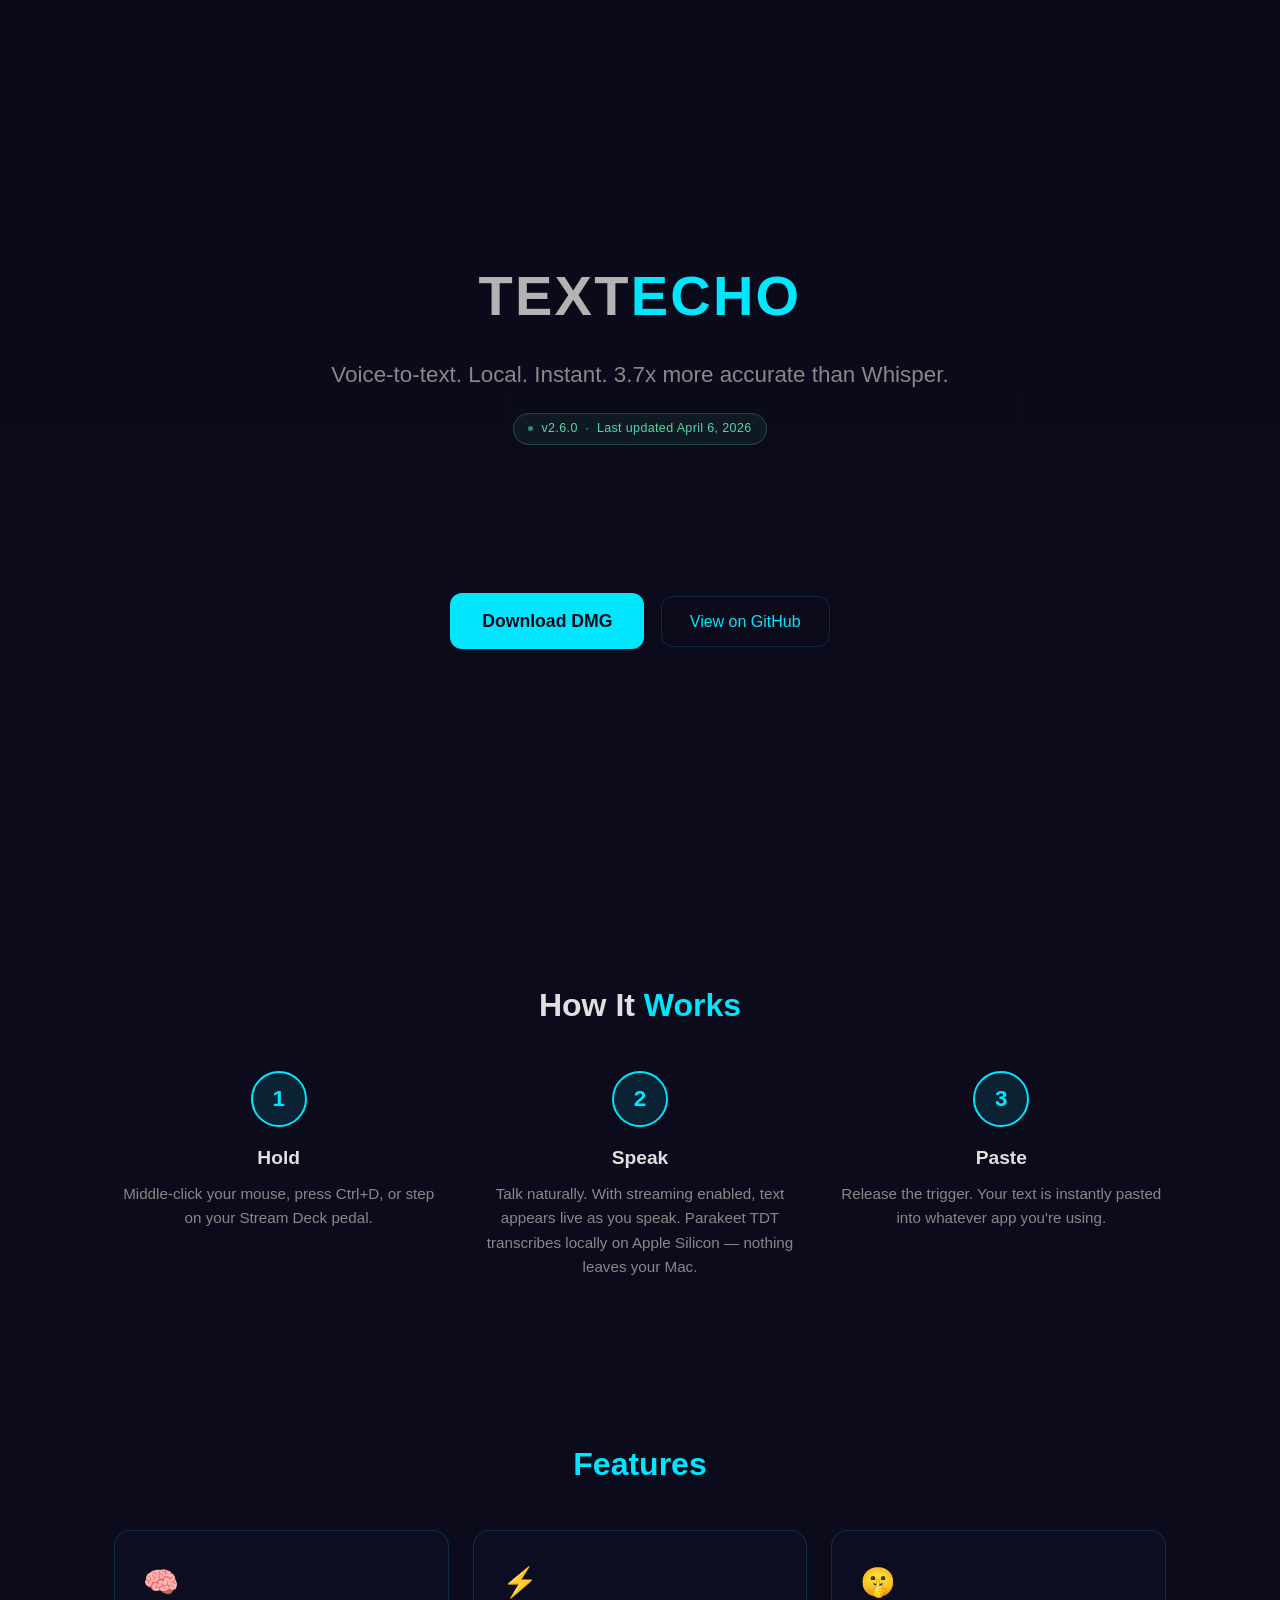
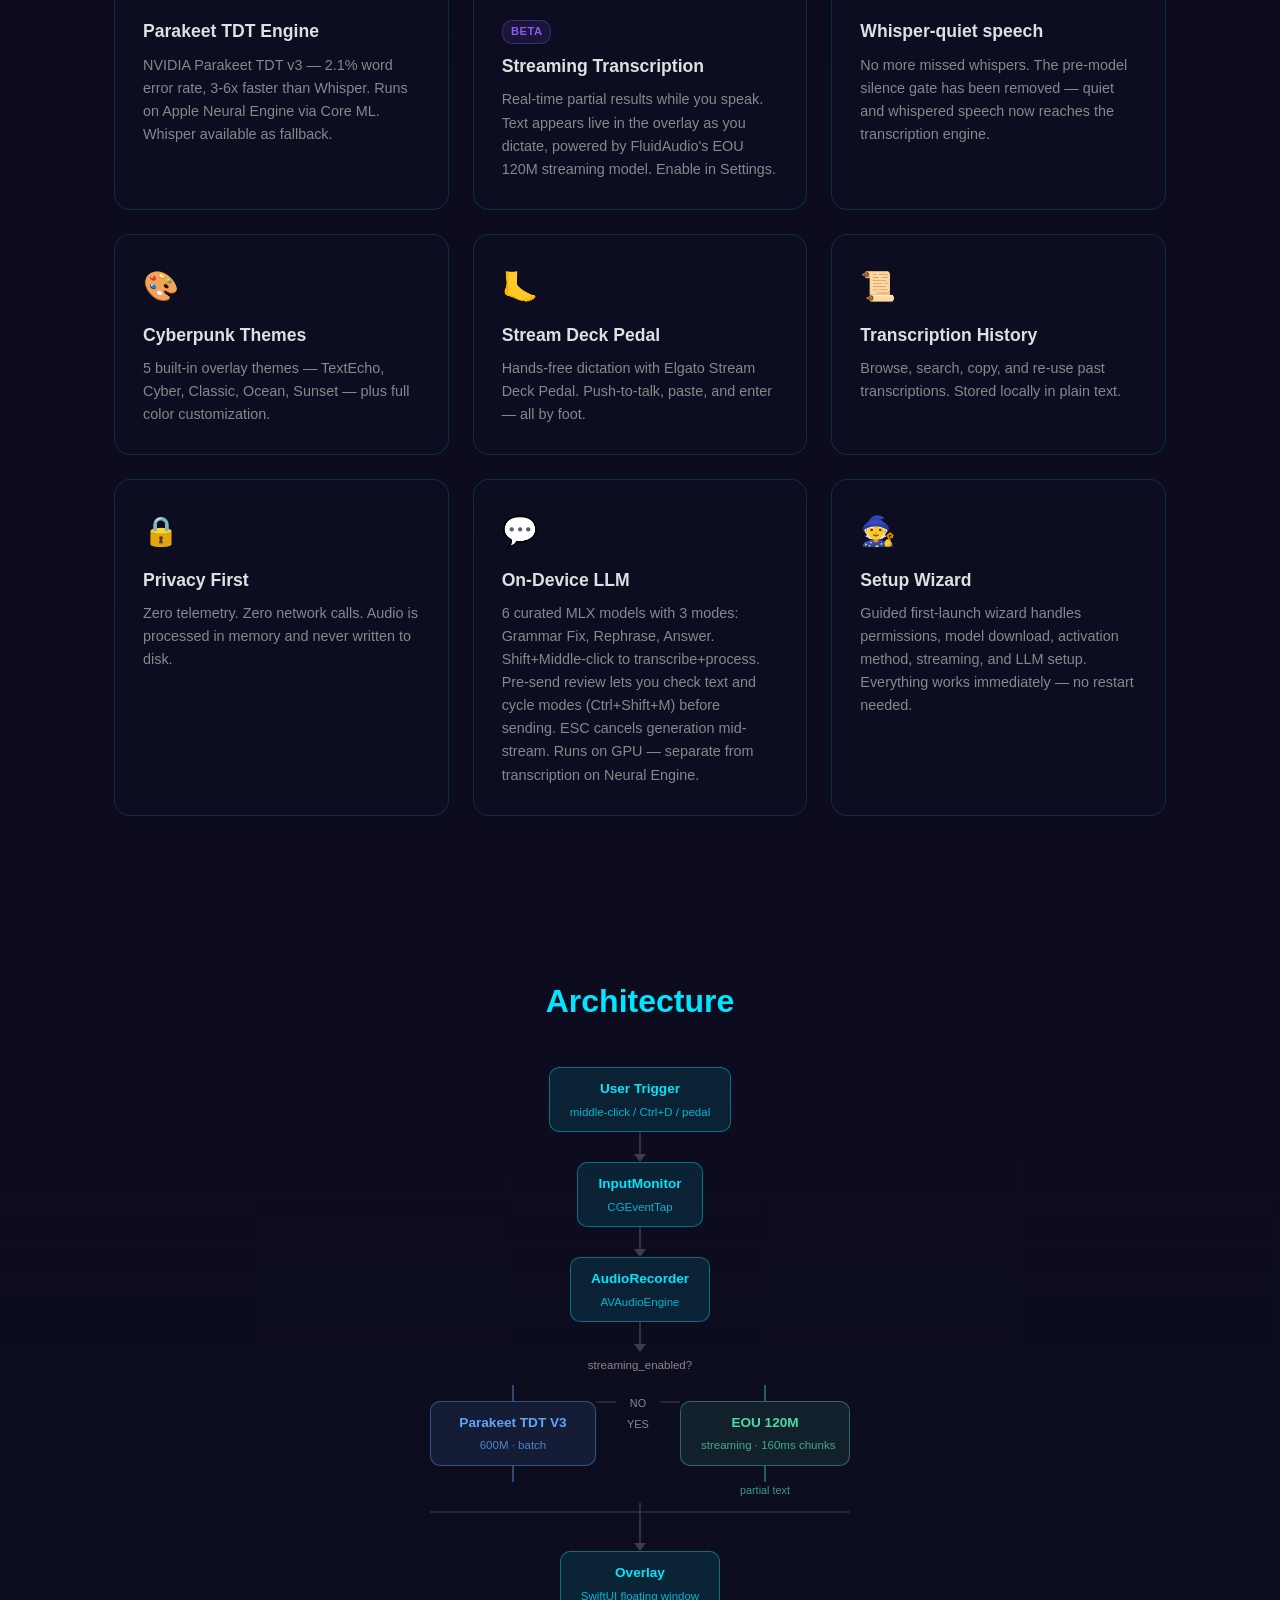
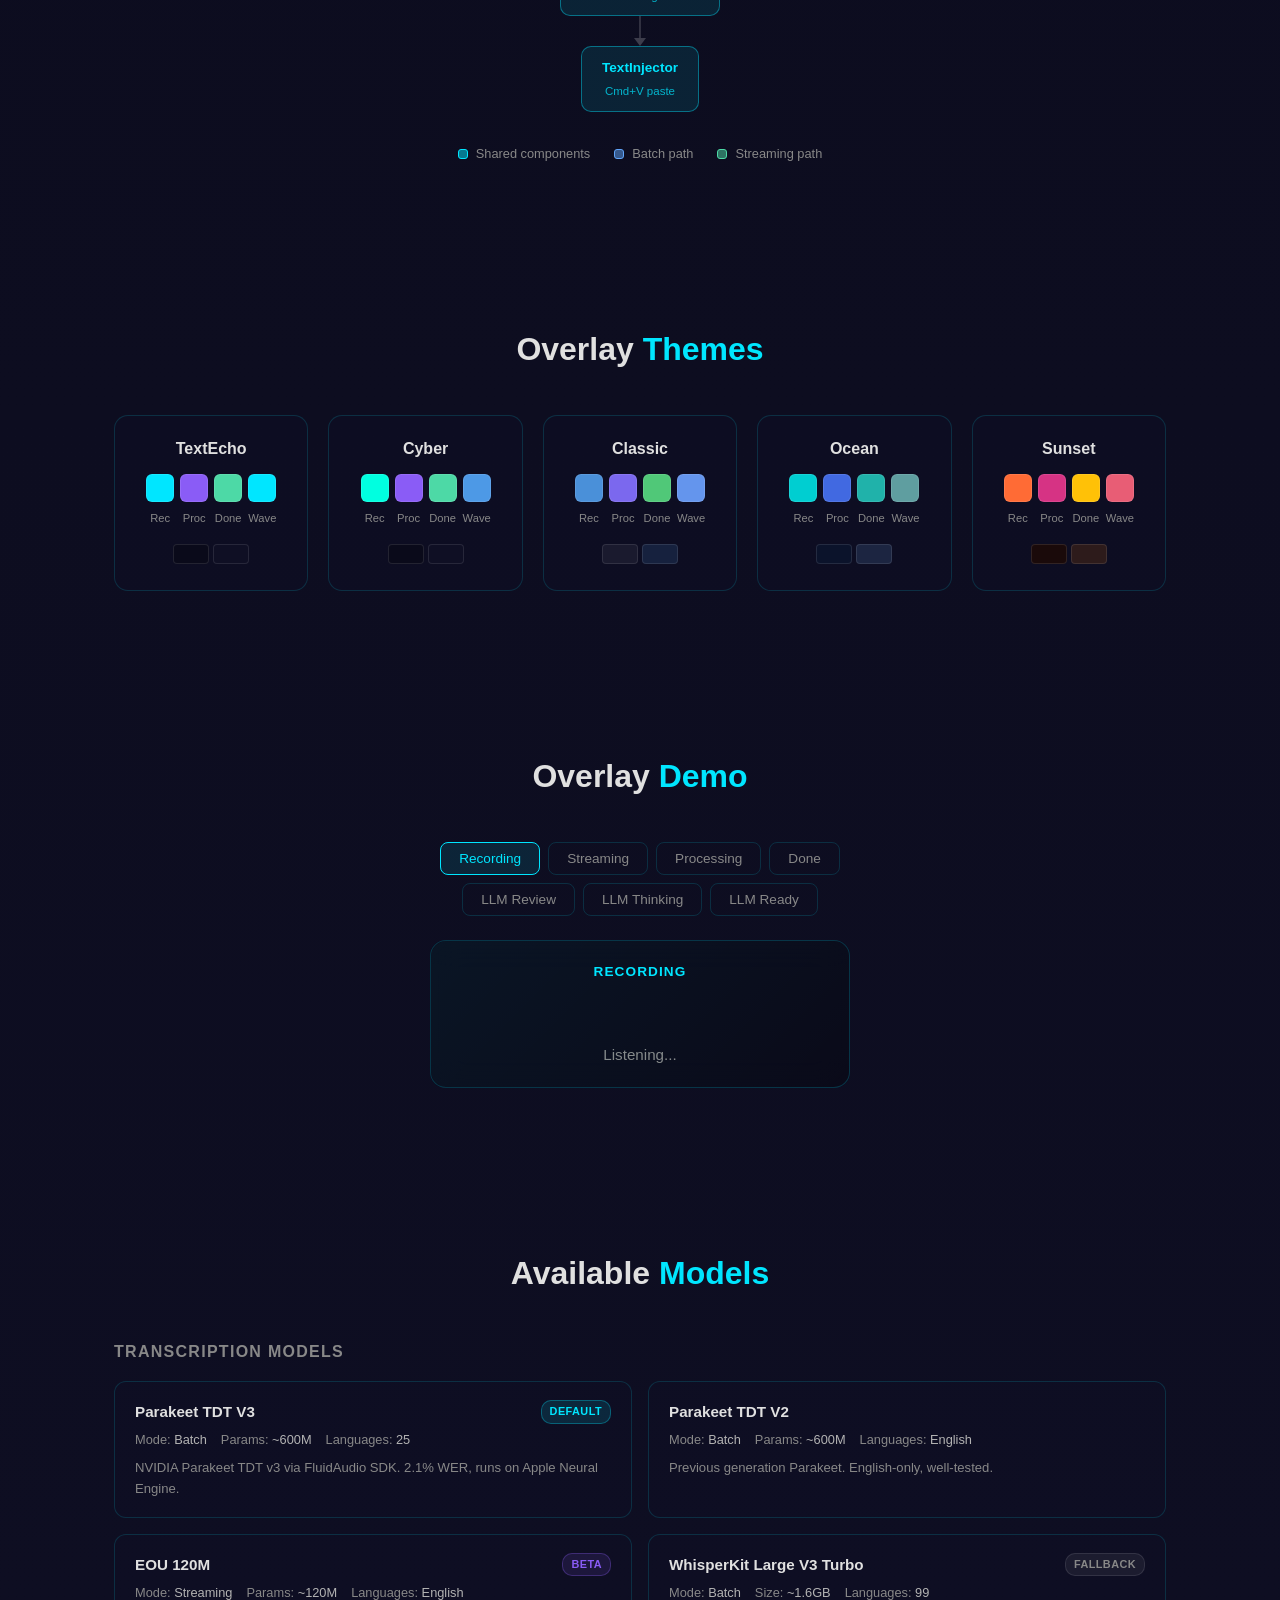
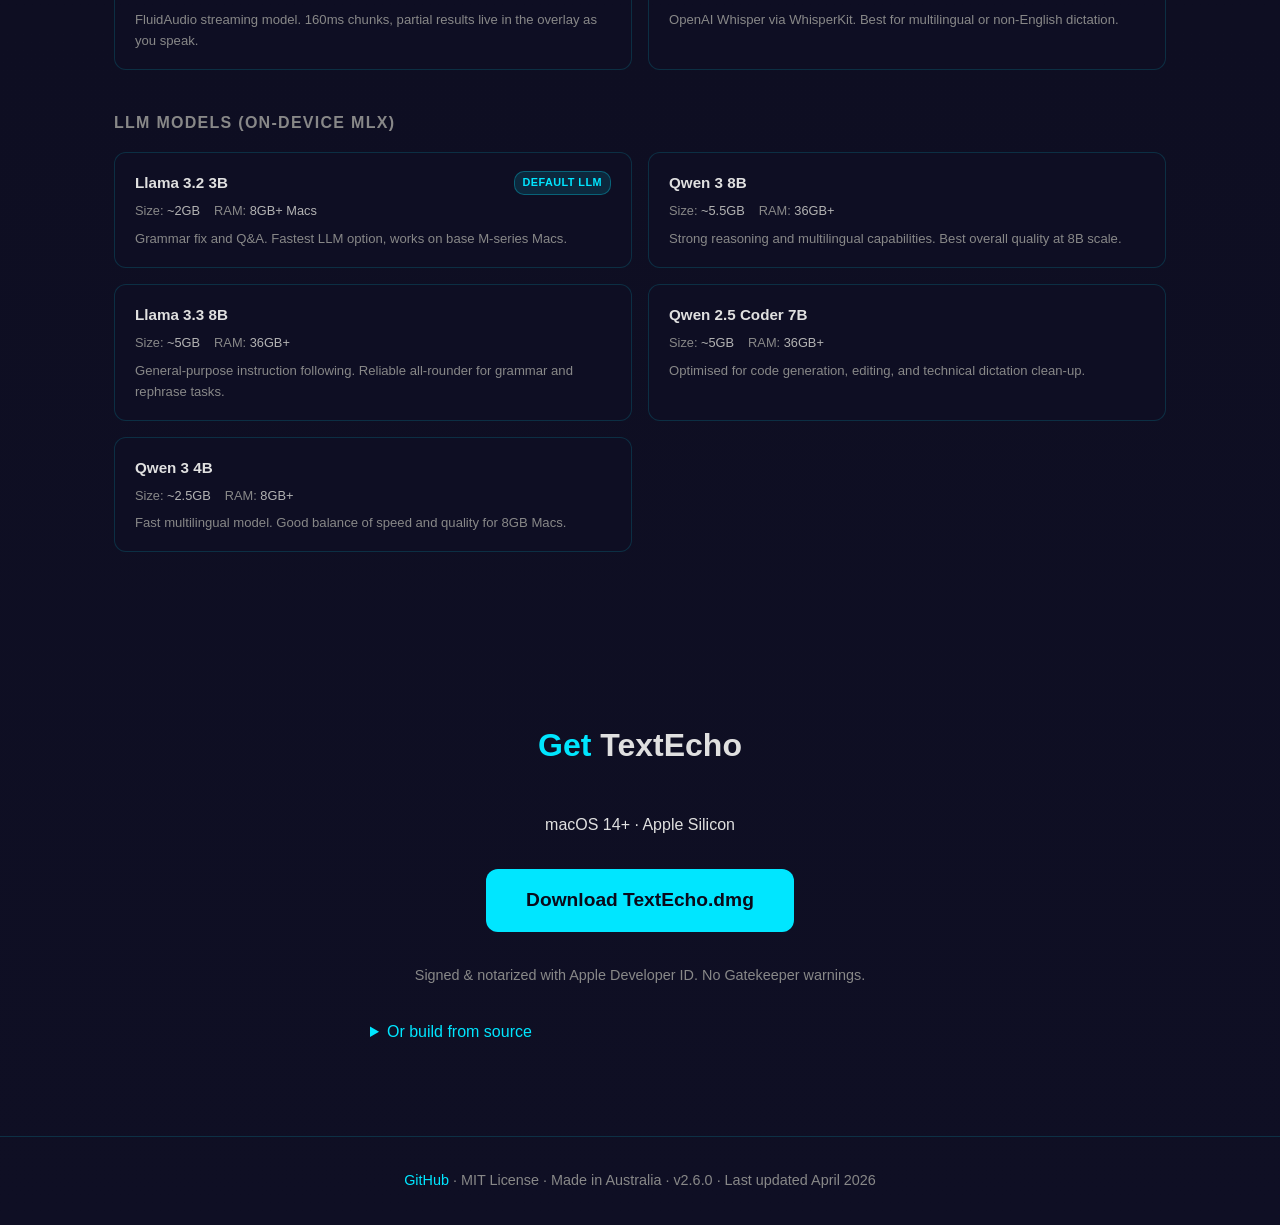
<file: docs/index.html>
<!doctype html>
<html lang="en">
  <head>
    <meta charset="UTF-8" />
    <meta name="viewport" content="width=device-width, initial-scale=1.0" />
    <title>TextEcho — Voice-to-text. Local. Instant.</title>
    <meta
      name="description"
      content="Native macOS dictation app. Parakeet TDT transcription + on-device LLM via MLX on Apple Silicon — fully local, fully private."
    />
    <style>
      *,
      *::before,
      *::after {
        box-sizing: border-box;
        margin: 0;
        padding: 0;
      }
      :root {
        --bg-dark: #0a0a1a;
        --bg-light: #0f0f24;
        --cyan: #00e6ff;
        --purple: #8a5cf6;
        --mint: #4dd9a6;
        --text: #e0e0e0;
        --text-dim: #888;
        --silver: #b3b3b3;
        --card-bg: rgba(15, 15, 36, 0.7);
        --card-border: rgba(0, 230, 255, 0.15);
      }
      html {
        scroll-behavior: smooth;
      }
      body {
        font-family:
          -apple-system, BlinkMacSystemFont, "SF Pro Display", "Segoe UI",
          sans-serif;
        background: linear-gradient(
          180deg,
          var(--bg-dark) 0%,
          var(--bg-light) 100%
        );
        color: var(--text);
        line-height: 1.6;
        overflow-x: hidden;
      }
      a {
        color: var(--cyan);
        text-decoration: none;
      }
      a:hover {
        text-decoration: underline;
      }

      /* ── Layout ── */
      .container {
        max-width: 1100px;
        margin: 0 auto;
        padding: 0 24px;
      }
      section {
        padding: 80px 0;
      }
      h2 {
        font-size: 2rem;
        font-weight: 700;
        margin-bottom: 40px;
        text-align: center;
      }
      h2 .accent {
        color: var(--cyan);
      }

      /* ── Hero ── */
      .hero {
        min-height: 100vh;
        display: flex;
        flex-direction: column;
        align-items: center;
        justify-content: center;
        text-align: center;
        padding: 40px 24px;
        position: relative;
      }
      .logo {
        font-size: 3.5rem;
        font-weight: 800;
        letter-spacing: 0.04em;
        margin-bottom: 16px;
      }
      .logo-text {
        color: var(--silver);
      }
      .logo-echo {
        color: var(--cyan);
      }
      .tagline {
        font-size: 1.4rem;
        color: var(--text-dim);
        margin-bottom: 20px;
      }
      .version-badge {
        display: inline-flex;
        align-items: center;
        gap: 8px;
        padding: 5px 14px;
        border-radius: 20px;
        font-size: 0.78rem;
        font-weight: 500;
        letter-spacing: 0.03em;
        color: var(--mint);
        border: 1px solid rgba(77, 217, 166, 0.25);
        background: rgba(77, 217, 166, 0.07);
        margin-bottom: 40px;
      }
      .version-badge .v-dot {
        width: 5px;
        height: 5px;
        border-radius: 50%;
        background: var(--mint);
        opacity: 0.6;
      }

      /* waveform */
      .waveform {
        display: flex;
        align-items: center;
        gap: 3px;
        height: 60px;
        margin-bottom: 48px;
      }
      .waveform .bar {
        width: 4px;
        border-radius: 2px;
        background: linear-gradient(
          180deg,
          var(--cyan),
          rgba(0, 230, 255, 0.3)
        );
        animation: wave 1.2s ease-in-out infinite;
      }
      @keyframes wave {
        0%,
        100% {
          height: 8px;
          opacity: 0.4;
        }
        50% {
          height: 100%;
          opacity: 1;
        }
      }
      .btn-primary {
        display: inline-flex;
        align-items: center;
        gap: 8px;
        padding: 14px 32px;
        border-radius: 12px;
        font-size: 1.1rem;
        font-weight: 600;
        background: var(--cyan);
        color: var(--bg-dark);
        border: none;
        cursor: pointer;
        transition:
          transform 0.15s,
          box-shadow 0.15s;
      }
      .btn-primary:hover {
        transform: translateY(-2px);
        box-shadow: 0 4px 24px rgba(0, 230, 255, 0.35);
        text-decoration: none;
        color: var(--bg-dark);
      }
      .btn-secondary {
        display: inline-flex;
        align-items: center;
        gap: 8px;
        padding: 12px 28px;
        border-radius: 12px;
        font-size: 1rem;
        font-weight: 500;
        background: transparent;
        color: var(--cyan);
        border: 1px solid var(--card-border);
        cursor: pointer;
        transition: background 0.15s;
        margin-left: 12px;
      }
      .btn-secondary:hover {
        background: rgba(0, 230, 255, 0.08);
        text-decoration: none;
      }

      /* ── How It Works ── */
      .steps {
        display: grid;
        grid-template-columns: repeat(3, 1fr);
        gap: 32px;
        text-align: center;
      }
      .step-num {
        width: 56px;
        height: 56px;
        border-radius: 50%;
        display: inline-flex;
        align-items: center;
        justify-content: center;
        font-size: 1.4rem;
        font-weight: 700;
        margin-bottom: 16px;
        background: rgba(0, 230, 255, 0.1);
        border: 2px solid var(--cyan);
        color: var(--cyan);
      }
      .step h3 {
        font-size: 1.2rem;
        margin-bottom: 8px;
      }
      .step p {
        color: var(--text-dim);
        font-size: 0.95rem;
      }

      /* ── Feature Grid ── */
      .features-grid {
        display: grid;
        grid-template-columns: repeat(3, 1fr);
        gap: 24px;
      }
      .card {
        background: var(--card-bg);
        border: 1px solid var(--card-border);
        border-radius: 16px;
        padding: 28px;
        backdrop-filter: blur(12px);
        -webkit-backdrop-filter: blur(12px);
        transition:
          border-color 0.2s,
          transform 0.2s;
      }
      .card:hover {
        border-color: rgba(0, 230, 255, 0.35);
        transform: translateY(-3px);
      }
      .card-icon {
        font-size: 1.8rem;
        margin-bottom: 12px;
      }
      .card h3 {
        font-size: 1.1rem;
        margin-bottom: 8px;
      }
      .card p {
        color: var(--text-dim);
        font-size: 0.9rem;
      }
      .card-badge {
        display: inline-block;
        padding: 2px 8px;
        border-radius: 10px;
        font-size: 0.7rem;
        font-weight: 600;
        letter-spacing: 0.04em;
        text-transform: uppercase;
        margin-bottom: 8px;
      }
      .badge-beta {
        background: rgba(138, 92, 246, 0.15);
        color: var(--purple);
        border: 1px solid rgba(138, 92, 246, 0.3);
      }

      /* ── Themes ── */
      .themes-grid {
        display: grid;
        grid-template-columns: repeat(5, 1fr);
        gap: 20px;
      }
      .theme-card {
        background: var(--card-bg);
        border: 1px solid var(--card-border);
        border-radius: 14px;
        padding: 20px;
        text-align: center;
        transition: transform 0.2s;
      }
      .theme-card:hover {
        transform: translateY(-3px);
      }
      .theme-card h4 {
        font-size: 1rem;
        margin-bottom: 12px;
      }
      .swatch-row {
        display: flex;
        justify-content: center;
        gap: 6px;
        margin-bottom: 8px;
      }
      .swatch {
        width: 28px;
        height: 28px;
        border-radius: 6px;
        border: 1px solid rgba(255, 255, 255, 0.1);
      }
      .swatch-label {
        font-size: 0.7rem;
        color: var(--text-dim);
        display: flex;
        justify-content: center;
        gap: 6px;
      }
      .swatch-label span {
        width: 28px;
        text-align: center;
      }
      .theme-bg {
        display: flex;
        gap: 4px;
        justify-content: center;
        margin-top: 10px;
        padding: 6px 10px;
        border-radius: 8px;
      }
      .theme-bg .bg-swatch {
        width: 36px;
        height: 20px;
        border-radius: 4px;
        border: 1px solid rgba(255, 255, 255, 0.1);
      }

      /* ── Overlay Demo ── */
      .demo-container {
        max-width: 420px;
        margin: 0 auto;
      }
      .demo-overlay {
        border-radius: 16px;
        padding: 20px 24px;
        text-align: center;
        background: rgba(10, 10, 26, 0.92);
        border: 1px solid rgba(0, 230, 255, 0.2);
        backdrop-filter: blur(16px);
        -webkit-backdrop-filter: blur(16px);
        position: relative;
        overflow: hidden;
      }
      .demo-overlay::before {
        content: "";
        position: absolute;
        inset: 0;
        border-radius: 16px;
        background: linear-gradient(
          135deg,
          rgba(0, 230, 255, 0.05),
          transparent
        );
        pointer-events: none;
      }
      .demo-status {
        font-size: 0.85rem;
        font-weight: 600;
        text-transform: uppercase;
        letter-spacing: 0.08em;
        margin-bottom: 12px;
        transition: color 0.4s;
      }
      .demo-waveform {
        display: flex;
        align-items: center;
        justify-content: center;
        gap: 2px;
        height: 36px;
        margin-bottom: 12px;
      }
      .demo-waveform .bar {
        width: 3px;
        border-radius: 1.5px;
        animation: wave 1.2s ease-in-out infinite;
      }
      .demo-text {
        font-size: 0.95rem;
        color: var(--text-dim);
        min-height: 24px;
        transition: color 0.4s;
      }
      .demo-tabs {
        display: flex;
        justify-content: center;
        gap: 8px;
        margin-bottom: 24px;
        flex-wrap: wrap;
      }
      .demo-tab {
        padding: 8px 18px;
        border-radius: 8px;
        font-size: 0.85rem;
        font-weight: 500;
        cursor: pointer;
        border: 1px solid var(--card-border);
        background: transparent;
        color: var(--text-dim);
        transition: all 0.2s;
      }
      .demo-tab.active,
      .demo-tab:hover {
        background: rgba(0, 230, 255, 0.1);
        border-color: var(--cyan);
        color: var(--cyan);
      }
      .demo-tab[data-state="streaming"].active,
      .demo-tab[data-state="streaming"]:hover {
        background: rgba(77, 217, 166, 0.1);
        border-color: var(--mint);
        color: var(--mint);
      }

      /* demo states */
      .demo-overlay[data-state="recording"] .demo-status {
        color: var(--cyan);
      }
      .demo-overlay[data-state="processing"] .demo-status {
        color: var(--purple);
      }
      .demo-overlay[data-state="processing"] .demo-waveform .bar {
        animation: pulse-purple 0.8s ease-in-out infinite;
        background: linear-gradient(
          180deg,
          var(--purple),
          rgba(138, 92, 246, 0.3)
        ) !important;
      }
      .demo-overlay[data-state="done"] .demo-status {
        color: var(--mint);
      }
      .demo-overlay[data-state="done"] .demo-waveform {
        display: none;
      }
      .demo-overlay[data-state="done"] .demo-text {
        color: var(--text);
      }
      .demo-overlay[data-state="streaming"] .demo-status {
        color: #4dd9a6;
      }
      .demo-overlay[data-state="streaming"] .demo-waveform {
        opacity: 0.5;
      }
      .demo-overlay[data-state="streaming"] .demo-waveform .bar {
        background: linear-gradient(
          180deg,
          #4dd9a6,
          rgba(77, 217, 166, 0.3)
        ) !important;
      }
      .demo-overlay[data-state="streaming"] .demo-text {
        color: #4dd9a6;
        font-style: italic;
      }
      .demo-overlay[data-state="llm-review"] .demo-status {
        color: var(--cyan);
      }
      .demo-overlay[data-state="llm-review"] .demo-waveform {
        display: none;
      }
      .demo-overlay[data-state="llm-review"] .demo-text {
        color: var(--text);
      }
      .demo-overlay[data-state="llm-thinking"] .demo-status {
        color: var(--purple);
      }
      .demo-overlay[data-state="llm-thinking"] .demo-waveform .bar {
        animation: pulse-purple 0.8s ease-in-out infinite;
        background: linear-gradient(
          180deg,
          var(--purple),
          rgba(138, 92, 246, 0.3)
        ) !important;
      }
      .demo-overlay[data-state="llm-thinking"] .demo-text {
        color: var(--purple);
        font-style: italic;
      }
      .demo-overlay[data-state="llm-ready"] .demo-status {
        color: var(--mint);
      }
      .demo-overlay[data-state="llm-ready"] .demo-waveform {
        display: none;
      }
      .demo-overlay[data-state="llm-ready"] .demo-text {
        color: var(--mint);
      }
      .demo-tab[data-state^="llm-"].active,
      .demo-tab[data-state^="llm-"]:hover {
        background: rgba(138, 92, 246, 0.1);
        border-color: var(--purple);
        color: var(--purple);
      }
      .demo-tab[data-state="llm-ready"].active,
      .demo-tab[data-state="llm-ready"]:hover {
        background: rgba(77, 217, 166, 0.1);
        border-color: var(--mint);
        color: var(--mint);
      }
      @keyframes pulse-purple {
        0%,
        100% {
          height: 6px;
          opacity: 0.3;
        }
        50% {
          height: 60%;
          opacity: 0.8;
        }
      }
      @keyframes ghost-type {
        0% {
          opacity: 0.4;
        }
        50% {
          opacity: 0.9;
        }
        100% {
          opacity: 0.4;
        }
      }
      .ghost-text {
        animation: ghost-type 1.8s ease-in-out infinite;
      }

      /* ── Architecture Diagram ── */
      .arch-section {
        padding: 80px 0;
      }
      .arch-diagram {
        max-width: 700px;
        margin: 0 auto;
        position: relative;
      }
      .arch-row {
        display: flex;
        justify-content: center;
        align-items: center;
        margin-bottom: 0;
      }
      .arch-box {
        border-radius: 10px;
        padding: 10px 20px;
        font-size: 0.85rem;
        font-weight: 600;
        text-align: center;
        white-space: nowrap;
        position: relative;
      }
      .arch-box-cyan {
        background: rgba(0, 230, 255, 0.1);
        border: 1px solid rgba(0, 230, 255, 0.4);
        color: var(--cyan);
      }
      .arch-box-blue {
        background: rgba(96, 165, 250, 0.1);
        border: 1px solid rgba(96, 165, 250, 0.4);
        color: #60a5fa;
      }
      .arch-box-green {
        background: rgba(77, 217, 166, 0.1);
        border: 1px solid rgba(77, 217, 166, 0.4);
        color: #4dd9a6;
      }
      .arch-box-sub {
        font-size: 0.72rem;
        font-weight: 400;
        opacity: 0.75;
        margin-top: 3px;
      }
      .arch-arrow {
        display: flex;
        flex-direction: column;
        align-items: center;
        margin: 0;
      }
      .arch-arrow-line {
        width: 2px;
        height: 22px;
        background: rgba(255, 255, 255, 0.15);
      }
      .arch-arrow-head {
        width: 0;
        height: 0;
        border-left: 6px solid transparent;
        border-right: 6px solid transparent;
        border-top: 8px solid rgba(255, 255, 255, 0.2);
      }
      .arch-split {
        display: flex;
        justify-content: center;
        align-items: flex-start;
        gap: 0;
        position: relative;
        margin: 0;
      }
      .arch-split-label {
        text-align: center;
        font-size: 0.72rem;
        color: var(--text-dim);
        padding: 6px 0 10px;
      }
      .arch-branch {
        display: flex;
        flex-direction: column;
        align-items: center;
        flex: 1;
      }
      .arch-branch-line {
        width: 2px;
        height: 22px;
        background: rgba(255, 255, 255, 0.15);
      }
      .arch-h-line {
        height: 2px;
        background: rgba(255, 255, 255, 0.15);
        flex: 1;
      }
      .arch-connector-row {
        display: flex;
        align-items: center;
        justify-content: center;
        width: 100%;
        max-width: 340px;
        margin: 0 auto;
      }
      .arch-connector-left {
        flex: 1;
        height: 2px;
        background: rgba(255, 255, 255, 0.15);
      }
      .arch-connector-right {
        flex: 1;
        height: 2px;
        background: rgba(255, 255, 255, 0.15);
      }
      .arch-legend {
        display: flex;
        justify-content: center;
        gap: 24px;
        margin-top: 32px;
        flex-wrap: wrap;
      }
      .arch-legend-item {
        display: flex;
        align-items: center;
        gap: 8px;
        font-size: 0.8rem;
        color: var(--text-dim);
      }
      .arch-legend-dot {
        width: 10px;
        height: 10px;
        border-radius: 3px;
      }

      /* ── Models Section ── */
      .models-section {
        padding: 80px 0;
      }
      .models-group-title {
        font-size: 1rem;
        font-weight: 600;
        color: var(--text-dim);
        text-transform: uppercase;
        letter-spacing: 0.08em;
        margin-bottom: 16px;
        margin-top: 40px;
      }
      .models-group-title:first-of-type {
        margin-top: 0;
      }
      .models-grid {
        display: grid;
        grid-template-columns: repeat(2, 1fr);
        gap: 16px;
        margin-bottom: 8px;
      }
      .model-card {
        background: var(--card-bg);
        border: 1px solid var(--card-border);
        border-radius: 12px;
        padding: 18px 20px;
        display: flex;
        flex-direction: column;
        gap: 6px;
        transition:
          border-color 0.2s,
          transform 0.2s;
      }
      .model-card:hover {
        border-color: rgba(0, 230, 255, 0.3);
        transform: translateY(-2px);
      }
      .model-card-header {
        display: flex;
        align-items: center;
        justify-content: space-between;
        gap: 8px;
        flex-wrap: wrap;
      }
      .model-name {
        font-size: 0.95rem;
        font-weight: 600;
        color: var(--text);
      }
      .model-badges {
        display: flex;
        gap: 6px;
        flex-wrap: wrap;
      }
      .model-badge {
        display: inline-block;
        padding: 2px 8px;
        border-radius: 10px;
        font-size: 0.68rem;
        font-weight: 600;
        letter-spacing: 0.04em;
        text-transform: uppercase;
      }
      .badge-default {
        background: rgba(0, 230, 255, 0.12);
        color: var(--cyan);
        border: 1px solid rgba(0, 230, 255, 0.3);
      }
      .badge-beta {
        background: rgba(138, 92, 246, 0.12);
        color: var(--purple);
        border: 1px solid rgba(138, 92, 246, 0.3);
      }
      .badge-fallback {
        background: rgba(255, 255, 255, 0.06);
        color: var(--text-dim);
        border: 1px solid rgba(255, 255, 255, 0.1);
      }
      .model-meta {
        display: flex;
        gap: 14px;
        flex-wrap: wrap;
      }
      .model-meta-item {
        font-size: 0.8rem;
        color: var(--text-dim);
      }
      .model-meta-item span {
        color: var(--silver);
      }
      .model-desc {
        font-size: 0.82rem;
        color: var(--text-dim);
      }

      /* ── Download ── */
      .download-section {
        text-align: center;
      }
      .terminal {
        background: #0d0d1e;
        border: 1px solid var(--card-border);
        border-radius: 14px;
        overflow: hidden;
        margin: 32px auto 0;
        max-width: 540px;
        text-align: left;
      }
      .terminal-bar {
        display: flex;
        align-items: center;
        gap: 7px;
        padding: 10px 16px;
        background: rgba(0, 230, 255, 0.04);
        border-bottom: 1px solid var(--card-border);
      }
      .terminal-dot {
        width: 11px;
        height: 11px;
        border-radius: 50%;
      }
      .terminal-dot.r {
        background: #ff5f57;
      }
      .terminal-dot.y {
        background: #ffbd2e;
      }
      .terminal-dot.g {
        background: #28ca42;
      }
      .terminal-title {
        flex: 1;
        text-align: center;
        font-size: 0.75rem;
        font-weight: 500;
        color: var(--text-dim);
        letter-spacing: 0.04em;
        font-family: "SF Mono", Menlo, monospace;
      }
      .terminal-body {
        padding: 20px 24px;
        font-family: "SF Mono", Menlo, monospace;
        font-size: 0.88rem;
        line-height: 2;
      }
      .terminal-body .line::before {
        content: "$ ";
        color: var(--text-dim);
        opacity: 0.5;
      }
      .terminal-body .line {
        color: var(--cyan);
      }
      .terminal-body .comment {
        color: var(--text-dim);
        opacity: 0.45;
        font-style: italic;
      }
      .terminal-body .comment::before {
        content: "# ";
        color: var(--text-dim);
        opacity: 0.3;
      }
      .coming-soon {
        display: inline-block;
        margin-top: 24px;
        padding: 6px 18px;
        border-radius: 20px;
        font-size: 0.82rem;
        letter-spacing: 0.03em;
        color: var(--text-dim);
        border: 1px solid rgba(255, 255, 255, 0.08);
        background: rgba(255, 255, 255, 0.03);
      }

      /* ── Footer ── */
      footer {
        border-top: 1px solid var(--card-border);
        padding: 32px 0;
        text-align: center;
        color: var(--text-dim);
        font-size: 0.9rem;
      }
      footer a {
        color: var(--cyan);
      }

      /* ── Responsive ── */
      @media (max-width: 768px) {
        .logo {
          font-size: 2.4rem;
        }
        .tagline {
          font-size: 1.1rem;
        }
        .steps {
          grid-template-columns: 1fr;
          gap: 24px;
        }
        .features-grid {
          grid-template-columns: 1fr;
        }
        .themes-grid {
          grid-template-columns: repeat(2, 1fr);
        }
        .themes-grid .theme-card:last-child {
          grid-column: span 2;
          max-width: 50%;
          margin: 0 auto;
        }
        .btn-secondary {
          margin-left: 0;
          margin-top: 8px;
        }
        .hero .btn-row {
          display: flex;
          flex-direction: column;
          align-items: center;
        }
        section {
          padding: 56px 0;
        }
        .models-grid {
          grid-template-columns: 1fr;
        }
        .arch-box {
          font-size: 0.75rem;
          padding: 8px 12px;
          white-space: normal;
        }
      }
      @media (max-width: 480px) {
        .themes-grid {
          grid-template-columns: 1fr;
        }
        .themes-grid .theme-card:last-child {
          grid-column: span 1;
          max-width: 100%;
        }
      }
    </style>
  </head>
  <body>
    <!-- ════ Hero ════ -->
    <section class="hero">
      <div class="logo">
        <span class="logo-text">TEXT</span><span class="logo-echo">ECHO</span>
      </div>
      <p class="tagline">
        Voice-to-text. Local. Instant. 3.7x more accurate than Whisper.
      </p>
      <div class="version-badge">
        <div class="v-dot"></div>
        v2.6.0 &nbsp;&middot;&nbsp; Last updated April 6, 2026
      </div>
      <div class="waveform" id="heroWaveform"></div>
      <div class="btn-row">
        <a
          href="https://github.com/braxcat/textecho/releases/latest"
          class="btn-primary"
          >Download DMG</a
        >
        <a href="https://github.com/braxcat/textecho" class="btn-secondary"
          >View on GitHub</a
        >
      </div>
    </section>

    <!-- ════ How It Works ════ -->
    <section>
      <div class="container">
        <h2>How It <span class="accent">Works</span></h2>
        <div class="steps">
          <div class="step">
            <div class="step-num">1</div>
            <h3>Hold</h3>
            <p>
              Middle-click your mouse, press Ctrl+D, or step on your Stream Deck
              pedal.
            </p>
          </div>
          <div class="step">
            <div class="step-num">2</div>
            <h3>Speak</h3>
            <p>
              Talk naturally. With streaming enabled, text appears live as you
              speak. Parakeet TDT transcribes locally on Apple&nbsp;Silicon —
              nothing leaves your Mac.
            </p>
          </div>
          <div class="step">
            <div class="step-num">3</div>
            <h3>Paste</h3>
            <p>
              Release the trigger. Your text is instantly pasted into whatever
              app you're using.
            </p>
          </div>
        </div>
      </div>
    </section>

    <!-- ════ Features ════ -->
    <section>
      <div class="container">
        <h2><span class="accent">Features</span></h2>
        <div class="features-grid">
          <div class="card">
            <div class="card-icon">🧠</div>
            <h3>Parakeet TDT Engine</h3>
            <p>
              NVIDIA Parakeet TDT v3 — 2.1% word error rate, 3-6x faster than
              Whisper. Runs on Apple Neural Engine via Core ML. Whisper
              available as fallback.
            </p>
          </div>
          <div class="card">
            <div class="card-icon">⚡</div>
            <span class="card-badge badge-beta">Beta</span>
            <h3>Streaming Transcription</h3>
            <p>
              Real-time partial results while you speak. Text appears live in
              the overlay as you dictate, powered by FluidAudio's EOU 120M
              streaming model. Enable in Settings.
            </p>
          </div>
          <div class="card">
            <div class="card-icon">🤫</div>
            <h3>Whisper-quiet speech</h3>
            <p>
              No more missed whispers. The pre-model silence gate has been
              removed — quiet and whispered speech now reaches the transcription
              engine.
            </p>
          </div>
          <div class="card">
            <div class="card-icon">🎨</div>
            <h3>Cyberpunk Themes</h3>
            <p>
              5 built-in overlay themes — TextEcho, Cyber, Classic, Ocean,
              Sunset — plus full color customization.
            </p>
          </div>
          <div class="card">
            <div class="card-icon">🦶</div>
            <h3>Stream Deck Pedal</h3>
            <p>
              Hands-free dictation with Elgato Stream Deck Pedal. Push-to-talk,
              paste, and enter — all by foot.
            </p>
          </div>
          <div class="card">
            <div class="card-icon">📜</div>
            <h3>Transcription History</h3>
            <p>
              Browse, search, copy, and re-use past transcriptions. Stored
              locally in plain text.
            </p>
          </div>
          <div class="card">
            <div class="card-icon">🔒</div>
            <h3>Privacy First</h3>
            <p>
              Zero telemetry. Zero network calls. Audio is processed in memory
              and never written to disk.
            </p>
          </div>
          <div class="card">
            <div class="card-icon">💬</div>
            <h3>On-Device LLM</h3>
            <p>
              6 curated MLX models with 3 modes: Grammar Fix, Rephrase, Answer.
              Shift+Middle-click to transcribe+process. Pre-send review lets you
              check text and cycle modes (Ctrl+Shift+M) before sending. ESC
              cancels generation mid-stream. Runs on GPU — separate from
              transcription on Neural Engine.
            </p>
          </div>
          <div class="card">
            <div class="card-icon">🧙</div>
            <h3>Setup Wizard</h3>
            <p>
              Guided first-launch wizard handles permissions, model download,
              activation method, streaming, and LLM setup. Everything works
              immediately — no restart needed.
            </p>
          </div>
        </div>
      </div>
    </section>

    <!-- ════ Architecture ════ -->
    <section class="arch-section">
      <div class="container">
        <h2><span class="accent">Architecture</span></h2>
        <div class="arch-diagram">
          <!-- Trigger -->
          <div class="arch-row">
            <div class="arch-box arch-box-cyan">
              User Trigger
              <div class="arch-box-sub">middle-click / Ctrl+D / pedal</div>
            </div>
          </div>
          <div class="arch-arrow">
            <div class="arch-arrow-line"></div>
            <div class="arch-arrow-head"></div>
          </div>

          <!-- InputMonitor -->
          <div class="arch-row">
            <div class="arch-box arch-box-cyan">
              InputMonitor
              <div class="arch-box-sub">CGEventTap</div>
            </div>
          </div>
          <div class="arch-arrow">
            <div class="arch-arrow-line"></div>
            <div class="arch-arrow-head"></div>
          </div>

          <!-- AudioRecorder -->
          <div class="arch-row">
            <div class="arch-box arch-box-cyan">
              AudioRecorder
              <div class="arch-box-sub">AVAudioEngine</div>
            </div>
          </div>
          <div class="arch-arrow">
            <div class="arch-arrow-line"></div>
            <div class="arch-arrow-head"></div>
          </div>

          <!-- Split label -->
          <div
            style="
              text-align: center;
              font-size: 0.72rem;
              color: var(--text-dim);
              padding: 4px 0 10px;
            "
          >
            streaming_enabled?
          </div>

          <!-- Branch row -->
          <div
            style="
              display: flex;
              justify-content: center;
              align-items: flex-start;
              max-width: 420px;
              margin: 0 auto;
            "
          >
            <!-- Left branch: NO -->
            <div
              style="
                display: flex;
                flex-direction: column;
                align-items: center;
                flex: 1;
              "
            >
              <div
                style="
                  width: 2px;
                  height: 16px;
                  background: rgba(96, 165, 250, 0.4);
                "
              ></div>
              <div
                class="arch-box arch-box-blue"
                style="width: 100%; max-width: 170px; text-align: center"
              >
                Parakeet TDT V3
                <div class="arch-box-sub">600M · batch</div>
              </div>
              <div
                style="
                  width: 2px;
                  height: 16px;
                  background: rgba(96, 165, 250, 0.4);
                "
              ></div>
            </div>
            <!-- H-line left -->
            <div
              style="
                height: 2px;
                width: 20px;
                background: rgba(255, 255, 255, 0.1);
                margin-top: 16px;
              "
            ></div>
            <!-- Label -->
            <div
              style="
                display: flex;
                flex-direction: column;
                align-items: center;
                padding: 0 6px;
                font-size: 0.68rem;
                color: var(--text-dim);
                margin-top: 10px;
                min-width: 44px;
                text-align: center;
              "
            >
              <span>NO</span>
              <div style="height: 4px"></div>
              <span>YES</span>
            </div>
            <!-- H-line right -->
            <div
              style="
                height: 2px;
                width: 20px;
                background: rgba(255, 255, 255, 0.1);
                margin-top: 16px;
              "
            ></div>
            <!-- Right branch: YES -->
            <div
              style="
                display: flex;
                flex-direction: column;
                align-items: center;
                flex: 1;
              "
            >
              <div
                style="
                  width: 2px;
                  height: 16px;
                  background: rgba(77, 217, 166, 0.4);
                "
              ></div>
              <div
                class="arch-box arch-box-green"
                style="width: 100%; max-width: 170px; text-align: center"
              >
                EOU 120M
                <div class="arch-box-sub">streaming · 160ms chunks</div>
              </div>
              <div
                style="
                  width: 2px;
                  height: 16px;
                  background: rgba(77, 217, 166, 0.4);
                "
              ></div>
              <div
                style="
                  font-size: 0.68rem;
                  color: #4dd9a6;
                  opacity: 0.7;
                  margin-bottom: 4px;
                "
              >
                partial text
              </div>
            </div>
          </div>

          <!-- Merge arrow -->
          <div
            style="
              display: flex;
              justify-content: center;
              align-items: center;
              max-width: 420px;
              margin: 0 auto;
            "
          >
            <div
              style="flex: 1; height: 2px; background: rgba(255, 255, 255, 0.1)"
            ></div>
            <div
              style="
                width: 2px;
                height: 18px;
                background: rgba(255, 255, 255, 0.15);
              "
            ></div>
            <div
              style="flex: 1; height: 2px; background: rgba(255, 255, 255, 0.1)"
            ></div>
          </div>
          <div class="arch-arrow">
            <div class="arch-arrow-line"></div>
            <div class="arch-arrow-head"></div>
          </div>

          <!-- Overlay -->
          <div class="arch-row">
            <div class="arch-box arch-box-cyan">
              Overlay
              <div class="arch-box-sub">SwiftUI floating window</div>
            </div>
          </div>
          <div class="arch-arrow">
            <div class="arch-arrow-line"></div>
            <div class="arch-arrow-head"></div>
          </div>

          <!-- TextInjector -->
          <div class="arch-row">
            <div class="arch-box arch-box-cyan">
              TextInjector
              <div class="arch-box-sub">Cmd+V paste</div>
            </div>
          </div>

          <!-- Legend -->
          <div class="arch-legend">
            <div class="arch-legend-item">
              <div
                class="arch-legend-dot"
                style="
                  background: rgba(0, 230, 255, 0.5);
                  border: 1px solid #00e6ff;
                "
              ></div>
              Shared components
            </div>
            <div class="arch-legend-item">
              <div
                class="arch-legend-dot"
                style="
                  background: rgba(96, 165, 250, 0.5);
                  border: 1px solid #60a5fa;
                "
              ></div>
              Batch path
            </div>
            <div class="arch-legend-item">
              <div
                class="arch-legend-dot"
                style="
                  background: rgba(77, 217, 166, 0.5);
                  border: 1px solid #4dd9a6;
                "
              ></div>
              Streaming path
            </div>
          </div>
        </div>
      </div>
    </section>

    <!-- ════ Themes ════ -->
    <section>
      <div class="container">
        <h2>Overlay <span class="accent">Themes</span></h2>
        <div class="themes-grid">
          <div class="theme-card">
            <h4>TextEcho</h4>
            <div class="swatch-row">
              <div
                class="swatch"
                style="background: #00e6ff"
                title="Recording"
              ></div>
              <div
                class="swatch"
                style="background: #8a5cf6"
                title="Processing"
              ></div>
              <div
                class="swatch"
                style="background: #4dd9a6"
                title="Success"
              ></div>
              <div
                class="swatch"
                style="background: #00e6ff"
                title="Waveform"
              ></div>
            </div>
            <div class="swatch-label">
              <span>Rec</span><span>Proc</span><span>Done</span
              ><span>Wave</span>
            </div>
            <div class="theme-bg">
              <div
                class="bg-swatch"
                style="background: #0a0a1a"
                title="BG Dark"
              ></div>
              <div
                class="bg-swatch"
                style="background: #0f0f24"
                title="BG Light"
              ></div>
            </div>
          </div>
          <div class="theme-card">
            <h4>Cyber</h4>
            <div class="swatch-row">
              <div
                class="swatch"
                style="background: #00ffe0"
                title="Recording"
              ></div>
              <div
                class="swatch"
                style="background: #8a5cf6"
                title="Processing"
              ></div>
              <div
                class="swatch"
                style="background: #4dd9a6"
                title="Success"
              ></div>
              <div
                class="swatch"
                style="background: #4d99e6"
                title="Waveform"
              ></div>
            </div>
            <div class="swatch-label">
              <span>Rec</span><span>Proc</span><span>Done</span
              ><span>Wave</span>
            </div>
            <div class="theme-bg">
              <div
                class="bg-swatch"
                style="background: #0a0a1a"
                title="BG Dark"
              ></div>
              <div
                class="bg-swatch"
                style="background: #0f0f24"
                title="BG Light"
              ></div>
            </div>
          </div>
          <div class="theme-card">
            <h4>Classic</h4>
            <div class="swatch-row">
              <div
                class="swatch"
                style="background: #4a90d9"
                title="Recording"
              ></div>
              <div
                class="swatch"
                style="background: #7b68ee"
                title="Processing"
              ></div>
              <div
                class="swatch"
                style="background: #50c878"
                title="Success"
              ></div>
              <div
                class="swatch"
                style="background: #6495ed"
                title="Waveform"
              ></div>
            </div>
            <div class="swatch-label">
              <span>Rec</span><span>Proc</span><span>Done</span
              ><span>Wave</span>
            </div>
            <div class="theme-bg">
              <div
                class="bg-swatch"
                style="background: #1a1a2e"
                title="BG Dark"
              ></div>
              <div
                class="bg-swatch"
                style="background: #16213e"
                title="BG Light"
              ></div>
            </div>
          </div>
          <div class="theme-card">
            <h4>Ocean</h4>
            <div class="swatch-row">
              <div
                class="swatch"
                style="background: #00ced1"
                title="Recording"
              ></div>
              <div
                class="swatch"
                style="background: #4169e1"
                title="Processing"
              ></div>
              <div
                class="swatch"
                style="background: #20b2aa"
                title="Success"
              ></div>
              <div
                class="swatch"
                style="background: #5f9ea0"
                title="Waveform"
              ></div>
            </div>
            <div class="swatch-label">
              <span>Rec</span><span>Proc</span><span>Done</span
              ><span>Wave</span>
            </div>
            <div class="theme-bg">
              <div
                class="bg-swatch"
                style="background: #0b132b"
                title="BG Dark"
              ></div>
              <div
                class="bg-swatch"
                style="background: #1c2541"
                title="BG Light"
              ></div>
            </div>
          </div>
          <div class="theme-card">
            <h4>Sunset</h4>
            <div class="swatch-row">
              <div
                class="swatch"
                style="background: #ff6b35"
                title="Recording"
              ></div>
              <div
                class="swatch"
                style="background: #d63384"
                title="Processing"
              ></div>
              <div
                class="swatch"
                style="background: #ffc107"
                title="Success"
              ></div>
              <div
                class="swatch"
                style="background: #e85d75"
                title="Waveform"
              ></div>
            </div>
            <div class="swatch-label">
              <span>Rec</span><span>Proc</span><span>Done</span
              ><span>Wave</span>
            </div>
            <div class="theme-bg">
              <div
                class="bg-swatch"
                style="background: #1a0a0a"
                title="BG Dark"
              ></div>
              <div
                class="bg-swatch"
                style="background: #2d1b1b"
                title="BG Light"
              ></div>
            </div>
          </div>
        </div>
      </div>
    </section>

    <!-- ════ Overlay Demo ════ -->
    <section>
      <div class="container">
        <h2>Overlay <span class="accent">Demo</span></h2>
        <div class="demo-container">
          <div class="demo-tabs">
            <button class="demo-tab active" data-state="recording">
              Recording
            </button>
            <button class="demo-tab" data-state="streaming">Streaming</button>
            <button class="demo-tab" data-state="processing">Processing</button>
            <button class="demo-tab" data-state="done">Done</button>
            <button class="demo-tab" data-state="llm-review">LLM Review</button>
            <button class="demo-tab" data-state="llm-thinking">
              LLM Thinking
            </button>
            <button class="demo-tab" data-state="llm-ready">LLM Ready</button>
          </div>
          <div class="demo-overlay" data-state="recording">
            <div class="demo-status">Recording</div>
            <div class="demo-waveform" id="demoWaveform"></div>
            <div class="demo-text">Listening...</div>
          </div>
        </div>
      </div>
    </section>

    <!-- ════ Models ════ -->
    <section class="models-section" id="models">
      <div class="container">
        <h2>Available <span class="accent">Models</span></h2>

        <div class="models-group-title">Transcription Models</div>
        <div class="models-grid">
          <div class="model-card">
            <div class="model-card-header">
              <div class="model-name">Parakeet TDT V3</div>
              <div class="model-badges">
                <span class="model-badge badge-default">Default</span>
              </div>
            </div>
            <div class="model-meta">
              <div class="model-meta-item">Mode: <span>Batch</span></div>
              <div class="model-meta-item">Params: <span>~600M</span></div>
              <div class="model-meta-item">Languages: <span>25</span></div>
            </div>
            <div class="model-desc">
              NVIDIA Parakeet TDT v3 via FluidAudio SDK. 2.1% WER, runs on Apple
              Neural Engine.
            </div>
          </div>
          <div class="model-card">
            <div class="model-card-header">
              <div class="model-name">Parakeet TDT V2</div>
              <div class="model-badges"></div>
            </div>
            <div class="model-meta">
              <div class="model-meta-item">Mode: <span>Batch</span></div>
              <div class="model-meta-item">Params: <span>~600M</span></div>
              <div class="model-meta-item">Languages: <span>English</span></div>
            </div>
            <div class="model-desc">
              Previous generation Parakeet. English-only, well-tested.
            </div>
          </div>
          <div class="model-card">
            <div class="model-card-header">
              <div class="model-name">EOU 120M</div>
              <div class="model-badges">
                <span class="model-badge badge-beta">Beta</span>
              </div>
            </div>
            <div class="model-meta">
              <div class="model-meta-item">Mode: <span>Streaming</span></div>
              <div class="model-meta-item">Params: <span>~120M</span></div>
              <div class="model-meta-item">Languages: <span>English</span></div>
            </div>
            <div class="model-desc">
              FluidAudio streaming model. 160ms chunks, partial results live in
              the overlay as you speak.
            </div>
          </div>
          <div class="model-card">
            <div class="model-card-header">
              <div class="model-name">WhisperKit Large V3 Turbo</div>
              <div class="model-badges">
                <span class="model-badge badge-fallback">Fallback</span>
              </div>
            </div>
            <div class="model-meta">
              <div class="model-meta-item">Mode: <span>Batch</span></div>
              <div class="model-meta-item">Size: <span>~1.6GB</span></div>
              <div class="model-meta-item">Languages: <span>99</span></div>
            </div>
            <div class="model-desc">
              OpenAI Whisper via WhisperKit. Best for multilingual or
              non-English dictation.
            </div>
          </div>
        </div>

        <div class="models-group-title">LLM Models (on-device MLX)</div>
        <div class="models-grid">
          <div class="model-card">
            <div class="model-card-header">
              <div class="model-name">Llama 3.2 3B</div>
              <div class="model-badges">
                <span class="model-badge badge-default">Default LLM</span>
              </div>
            </div>
            <div class="model-meta">
              <div class="model-meta-item">Size: <span>~2GB</span></div>
              <div class="model-meta-item">RAM: <span>8GB+ Macs</span></div>
            </div>
            <div class="model-desc">
              Grammar fix and Q&amp;A. Fastest LLM option, works on base
              M-series Macs.
            </div>
          </div>
          <div class="model-card">
            <div class="model-card-header">
              <div class="model-name">Qwen 3 8B</div>
            </div>
            <div class="model-meta">
              <div class="model-meta-item">Size: <span>~5.5GB</span></div>
              <div class="model-meta-item">RAM: <span>36GB+</span></div>
            </div>
            <div class="model-desc">
              Strong reasoning and multilingual capabilities. Best overall
              quality at 8B scale.
            </div>
          </div>
          <div class="model-card">
            <div class="model-card-header">
              <div class="model-name">Llama 3.3 8B</div>
            </div>
            <div class="model-meta">
              <div class="model-meta-item">Size: <span>~5GB</span></div>
              <div class="model-meta-item">RAM: <span>36GB+</span></div>
            </div>
            <div class="model-desc">
              General-purpose instruction following. Reliable all-rounder for
              grammar and rephrase tasks.
            </div>
          </div>
          <div class="model-card">
            <div class="model-card-header">
              <div class="model-name">Qwen 2.5 Coder 7B</div>
            </div>
            <div class="model-meta">
              <div class="model-meta-item">Size: <span>~5GB</span></div>
              <div class="model-meta-item">RAM: <span>36GB+</span></div>
            </div>
            <div class="model-desc">
              Optimised for code generation, editing, and technical dictation
              clean-up.
            </div>
          </div>
          <div class="model-card">
            <div class="model-card-header">
              <div class="model-name">Qwen 3 4B</div>
            </div>
            <div class="model-meta">
              <div class="model-meta-item">Size: <span>~2.5GB</span></div>
              <div class="model-meta-item">RAM: <span>8GB+</span></div>
            </div>
            <div class="model-desc">
              Fast multilingual model. Good balance of speed and quality for 8GB
              Macs.
            </div>
          </div>
        </div>
      </div>
    </section>

    <!-- ════ Download ════ -->
    <section id="get">
      <div class="container download-section">
        <h2><span class="accent">Get</span> TextEcho</h2>
        <p>macOS 14+ &middot; Apple Silicon</p>
        <div style="margin: 32px 0">
          <a
            href="https://github.com/braxcat/textecho/releases/latest"
            class="btn-primary"
            style="font-size: 1.2rem; padding: 16px 40px"
            >Download TextEcho.dmg</a
          >
        </div>
        <p
          style="color: var(--text-dim); font-size: 0.9rem; margin-bottom: 32px"
        >
          Signed &amp; notarized with Apple Developer ID. No Gatekeeper
          warnings.
        </p>
        <details style="max-width: 540px; margin: 0 auto; text-align: left">
          <summary
            style="cursor: pointer; color: var(--cyan); margin-bottom: 12px"
          >
            Or build from source
          </summary>
          <div class="terminal">
            <div class="terminal-bar">
              <div class="terminal-dot r"></div>
              <div class="terminal-dot y"></div>
              <div class="terminal-dot g"></div>
              <div class="terminal-title">Terminal</div>
              <div style="width: 50px"></div>
            </div>
            <div class="terminal-body">
              <div class="line">
                git clone https://github.com/braxcat/textecho.git
              </div>
              <div class="line">cd textecho</div>
              <div class="line">./build_native_app.sh</div>
              <div class="line">cp -R dist/TextEcho.app /Applications/</div>
              <div class="comment">requires Xcode CLI tools</div>
            </div>
          </div>
        </details>
      </div>
    </section>

    <!-- ════ Footer ════ -->
    <footer>
      <div class="container">
        <p>
          <a href="https://github.com/braxcat/textecho">GitHub</a> &middot; MIT
          License &middot; Made in Australia &middot; v2.6.0 &middot; Last
          updated April 2026
        </p>
      </div>
    </footer>

    <script>
      // Generate waveform bars
      function createBars(container, count, baseColor) {
        for (let i = 0; i < count; i++) {
          const bar = document.createElement("div");
          bar.className = "bar";
          bar.style.animationDelay = i * 0.03 + "s";
          bar.style.background = `linear-gradient(180deg, ${baseColor}, ${baseColor}44)`;
          container.appendChild(bar);
        }
      }

      createBars(document.getElementById("heroWaveform"), 40, "#00E6FF");
      createBars(document.getElementById("demoWaveform"), 24, "#00E6FF");

      // Demo tabs
      const overlay = document.querySelector(".demo-overlay");
      const statusEl = overlay.querySelector(".demo-status");
      const textEl = overlay.querySelector(".demo-text");
      const waveformEl = overlay.querySelector(".demo-waveform");
      const tabs = document.querySelectorAll(".demo-tab");

      const states = {
        recording: { status: "Recording", text: "Listening..." },
        streaming: { status: "Streaming", text: null }, // handled with ghost text
        processing: {
          status: "Processing",
          text: "Transcribing with Parakeet TDT...",
        },
        done: { status: "Done", text: '"Voice-to-text that just works."' },
        "llm-review": {
          status: "LLM // Grammar Fix",
          text: '"Fix the grammar in this email draft" — ↵ send · Ctrl+Shift+M cycle · ESC cancel',
        },
        "llm-thinking": {
          status: "Thinking...",
          text: "Processing with Qwen 3 8B...",
        },
        "llm-ready": {
          status: "LLM Ready",
          text: '"Fix the grammar in this email draft" — ↵ paste · ESC dismiss',
        },
      };

      let ghostInterval = null;

      function startGhostText() {
        const words = [
          "The",
          "quick",
          "brown",
          "fox",
          "jumps",
          "over",
          "the",
          "lazy",
          "dog",
        ];
        let idx = 0;
        textEl.classList.add("ghost-text");
        textEl.textContent = words.slice(0, 3).join(" ") + "...";

        ghostInterval = setInterval(() => {
          idx = (idx + 1) % (words.length - 2);
          textEl.textContent = words.slice(idx, idx + 3).join(" ") + "...";
        }, 900);
      }

      function stopGhostText() {
        textEl.classList.remove("ghost-text");
        if (ghostInterval) {
          clearInterval(ghostInterval);
          ghostInterval = null;
        }
      }

      tabs.forEach((tab) => {
        tab.addEventListener("click", () => {
          const state = tab.dataset.state;
          stopGhostText();

          tabs.forEach((t) => t.classList.remove("active"));
          tab.classList.add("active");
          overlay.dataset.state = state;
          statusEl.textContent = states[state].status;

          if (state === "streaming") {
            waveformEl.style.display = "";
            waveformEl.innerHTML = "";
            createBars(waveformEl, 24, "#4dd9a6");
            startGhostText();
          } else if (state === "llm-thinking") {
            waveformEl.style.display = "";
            waveformEl.innerHTML = "";
            createBars(waveformEl, 24, "#8a5cf6");
            textEl.textContent = states[state].text;
          } else {
            // restore cyan bars if coming from streaming/llm
            if (state === "recording" || state === "processing") {
              waveformEl.style.display = "";
              waveformEl.innerHTML = "";
              createBars(waveformEl, 24, "#00E6FF");
            }
            textEl.textContent = states[state].text;
          }
        });
      });
    </script>
  </body>
</html>
</file>
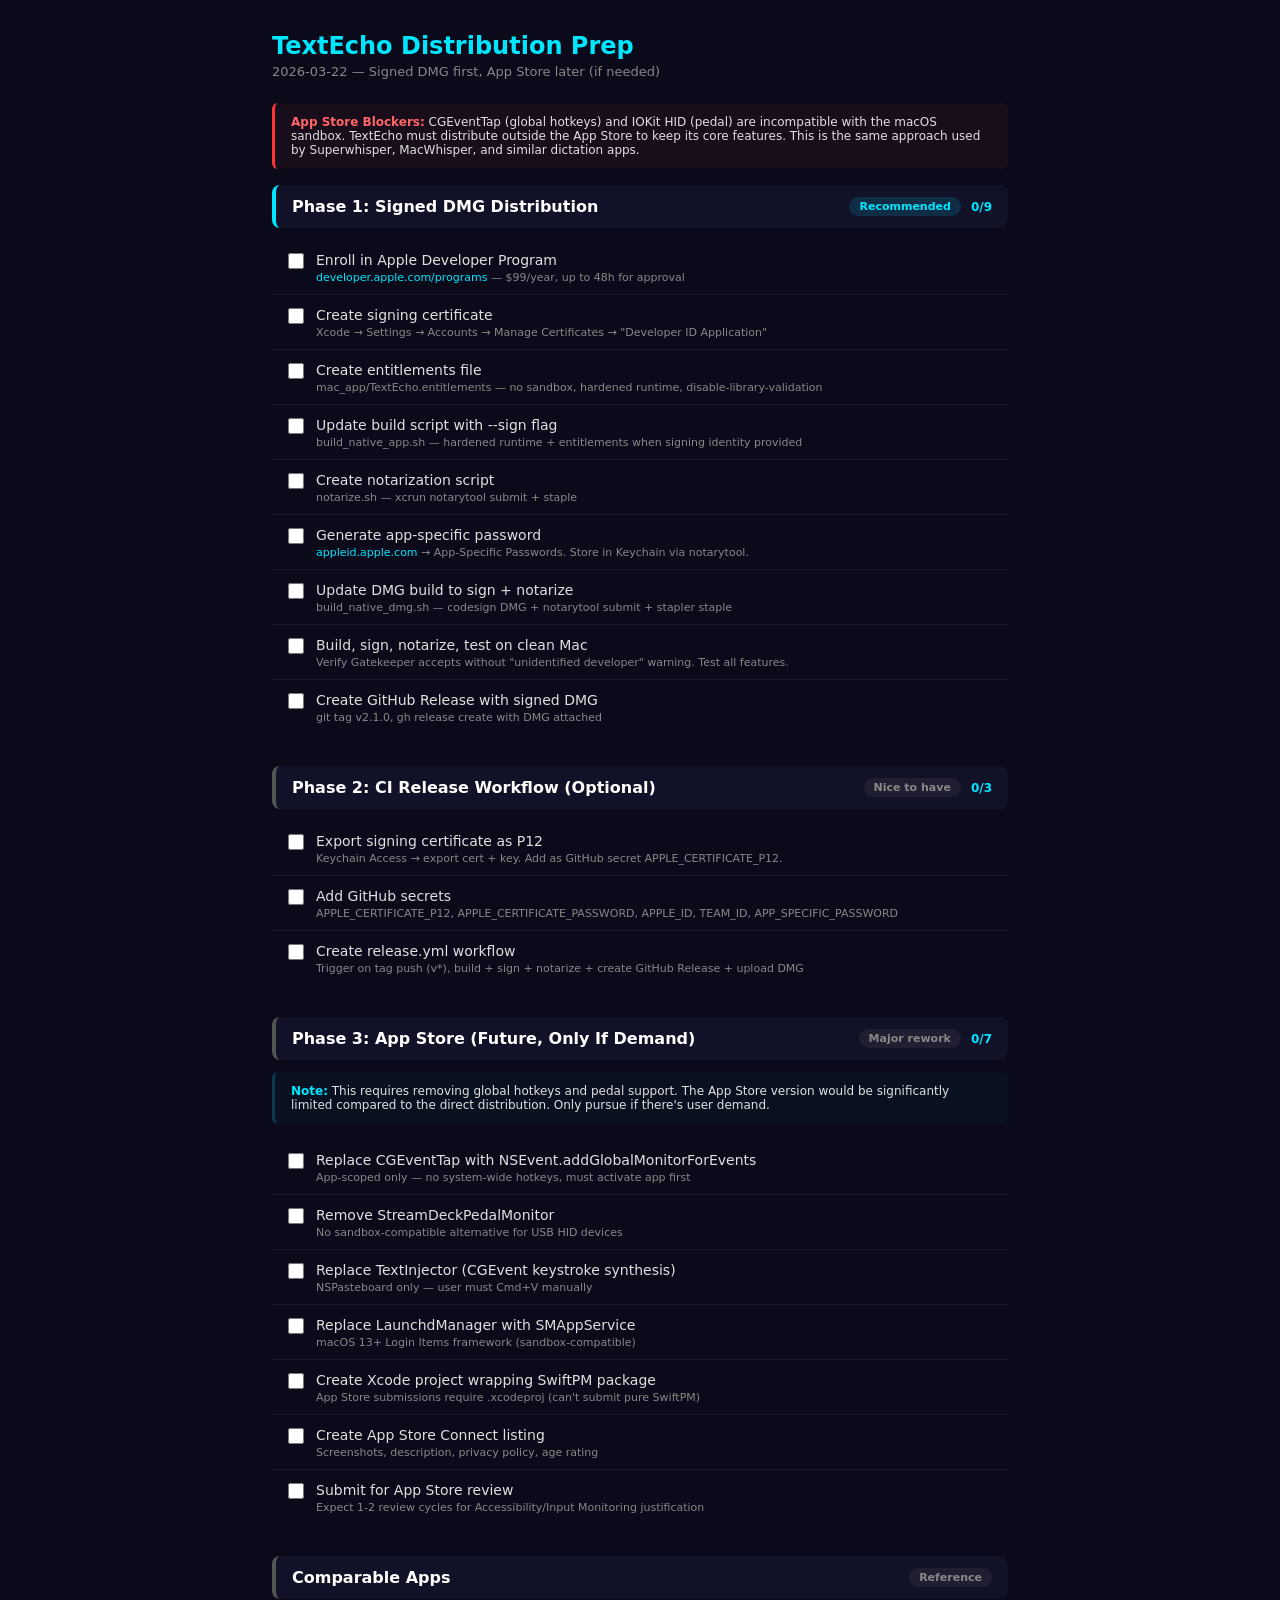
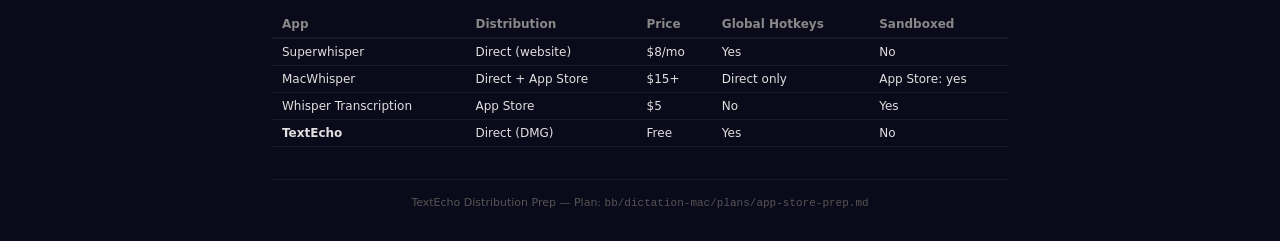
<file: plans/app-store-prep-checklist.html>
<!DOCTYPE html>
<html lang="en">
<head>
<meta charset="UTF-8">
<meta name="viewport" content="width=device-width, initial-scale=1.0">
<title>TextEcho: Distribution Prep Checklist</title>
<style>
  * { box-sizing: border-box; margin: 0; padding: 0; }
  body { font-family: -apple-system, BlinkMacSystemFont, 'SF Pro', system-ui, sans-serif; background: #0a0a1a; color: #e0e0e0; padding: 32px; max-width: 800px; margin: 0 auto; }
  h1 { font-size: 24px; color: #00E6FF; margin-bottom: 4px; }
  .subtitle { color: #888; font-size: 13px; margin-bottom: 24px; }
  .phase { margin-bottom: 32px; }
  .phase-header { display: flex; align-items: center; gap: 10px; margin-bottom: 12px; padding: 12px 16px; background: #111128; border-radius: 8px; border-left: 4px solid #00E6FF; }
  .phase-header.future { border-left-color: #555; }
  .phase-header h2 { font-size: 16px; color: #fff; flex: 1; }
  .phase-header .badge { font-size: 11px; padding: 3px 10px; border-radius: 12px; font-weight: 600; }
  .badge.recommended { background: #00E6FF22; color: #00E6FF; }
  .badge.optional { background: #55555533; color: #888; }
  .progress { font-size: 12px; color: #00E6FF; font-weight: 600; }
  .steps { list-style: none; padding-left: 0; }
  .step { display: flex; align-items: flex-start; gap: 12px; padding: 10px 16px; border-bottom: 1px solid #1a1a2e; }
  .step:last-child { border-bottom: none; }
  .step input[type="checkbox"] { margin-top: 3px; accent-color: #00E6FF; width: 16px; height: 16px; flex-shrink: 0; }
  .step label { flex: 1; cursor: pointer; }
  .step label .title { font-size: 14px; font-weight: 500; }
  .step label .detail { font-size: 11px; color: #888; margin-top: 2px; display: block; }
  .step input:checked + label .title { color: #4DD9A6; text-decoration: line-through; text-decoration-color: #4DD9A655; }
  .blocker { background: #ff333310; border-left: 3px solid #ff3333; padding: 12px 16px; border-radius: 6px; margin-bottom: 16px; font-size: 12px; }
  .blocker strong { color: #ff6666; }
  .info { background: #00E6FF08; border-left: 3px solid #00E6FF33; padding: 12px 16px; border-radius: 6px; margin-bottom: 16px; font-size: 12px; }
  .info strong { color: #00E6FF; }
  .comparable { width: 100%; border-collapse: collapse; margin-top: 8px; font-size: 12px; }
  .comparable th { text-align: left; padding: 6px 10px; border-bottom: 2px solid #1a1a2e; color: #888; font-weight: 600; }
  .comparable td { padding: 6px 10px; border-bottom: 1px solid #1a1a2e; }
  footer { margin-top: 32px; padding-top: 16px; border-top: 1px solid #1a1a2e; font-size: 11px; color: #555; text-align: center; }
  a { color: #00E6FF; text-decoration: none; }
  a:hover { text-decoration: underline; }
</style>
<script>
  document.addEventListener('DOMContentLoaded', () => {
    const key = 'textecho-dist-checklist';
    const saved = JSON.parse(localStorage.getItem(key) || '{}');
    document.querySelectorAll('input[type="checkbox"]').forEach(cb => {
      if (saved[cb.id]) cb.checked = true;
      cb.addEventListener('change', () => {
        const state = {};
        document.querySelectorAll('input[type="checkbox"]').forEach(c => { if (c.checked) state[c.id] = true; });
        localStorage.setItem(key, JSON.stringify(state));
        updateProgress();
      });
    });
    updateProgress();
  });
  function updateProgress() {
    document.querySelectorAll('.phase').forEach(phase => {
      const boxes = phase.querySelectorAll('input[type="checkbox"]');
      const checked = phase.querySelectorAll('input[type="checkbox"]:checked');
      const el = phase.querySelector('.progress');
      if (el && boxes.length) el.textContent = `${checked.length}/${boxes.length}`;
    });
  }
</script>
</head>
<body>

<h1>TextEcho Distribution Prep</h1>
<p class="subtitle">2026-03-22 &mdash; Signed DMG first, App Store later (if needed)</p>

<div class="blocker">
  <strong>App Store Blockers:</strong> CGEventTap (global hotkeys) and IOKit HID (pedal) are incompatible with the macOS sandbox. TextEcho must distribute outside the App Store to keep its core features. This is the same approach used by Superwhisper, MacWhisper, and similar dictation apps.
</div>

<div class="phase">
  <div class="phase-header">
    <h2>Phase 1: Signed DMG Distribution</h2>
    <span class="badge recommended">Recommended</span>
    <span class="progress">0/9</span>
  </div>

  <ul class="steps">
    <li class="step">
      <input type="checkbox" id="p1-0">
      <label for="p1-0">
        <span class="title">Enroll in Apple Developer Program</span>
        <span class="detail"><a href="https://developer.apple.com/programs/">developer.apple.com/programs</a> &mdash; $99/year, up to 48h for approval</span>
      </label>
    </li>
    <li class="step">
      <input type="checkbox" id="p1-1">
      <label for="p1-1">
        <span class="title">Create signing certificate</span>
        <span class="detail">Xcode &rarr; Settings &rarr; Accounts &rarr; Manage Certificates &rarr; "Developer ID Application"</span>
      </label>
    </li>
    <li class="step">
      <input type="checkbox" id="p1-2">
      <label for="p1-2">
        <span class="title">Create entitlements file</span>
        <span class="detail">mac_app/TextEcho.entitlements &mdash; no sandbox, hardened runtime, disable-library-validation</span>
      </label>
    </li>
    <li class="step">
      <input type="checkbox" id="p1-3">
      <label for="p1-3">
        <span class="title">Update build script with --sign flag</span>
        <span class="detail">build_native_app.sh &mdash; hardened runtime + entitlements when signing identity provided</span>
      </label>
    </li>
    <li class="step">
      <input type="checkbox" id="p1-4">
      <label for="p1-4">
        <span class="title">Create notarization script</span>
        <span class="detail">notarize.sh &mdash; xcrun notarytool submit + staple</span>
      </label>
    </li>
    <li class="step">
      <input type="checkbox" id="p1-5">
      <label for="p1-5">
        <span class="title">Generate app-specific password</span>
        <span class="detail"><a href="https://appleid.apple.com/account/manage">appleid.apple.com</a> &rarr; App-Specific Passwords. Store in Keychain via notarytool.</span>
      </label>
    </li>
    <li class="step">
      <input type="checkbox" id="p1-6">
      <label for="p1-6">
        <span class="title">Update DMG build to sign + notarize</span>
        <span class="detail">build_native_dmg.sh &mdash; codesign DMG + notarytool submit + stapler staple</span>
      </label>
    </li>
    <li class="step">
      <input type="checkbox" id="p1-7">
      <label for="p1-7">
        <span class="title">Build, sign, notarize, test on clean Mac</span>
        <span class="detail">Verify Gatekeeper accepts without "unidentified developer" warning. Test all features.</span>
      </label>
    </li>
    <li class="step">
      <input type="checkbox" id="p1-8">
      <label for="p1-8">
        <span class="title">Create GitHub Release with signed DMG</span>
        <span class="detail">git tag v2.1.0, gh release create with DMG attached</span>
      </label>
    </li>
  </ul>
</div>

<div class="phase">
  <div class="phase-header future">
    <h2>Phase 2: CI Release Workflow (Optional)</h2>
    <span class="badge optional">Nice to have</span>
    <span class="progress">0/3</span>
  </div>

  <ul class="steps">
    <li class="step">
      <input type="checkbox" id="p2-0">
      <label for="p2-0">
        <span class="title">Export signing certificate as P12</span>
        <span class="detail">Keychain Access &rarr; export cert + key. Add as GitHub secret APPLE_CERTIFICATE_P12.</span>
      </label>
    </li>
    <li class="step">
      <input type="checkbox" id="p2-1">
      <label for="p2-1">
        <span class="title">Add GitHub secrets</span>
        <span class="detail">APPLE_CERTIFICATE_P12, APPLE_CERTIFICATE_PASSWORD, APPLE_ID, TEAM_ID, APP_SPECIFIC_PASSWORD</span>
      </label>
    </li>
    <li class="step">
      <input type="checkbox" id="p2-2">
      <label for="p2-2">
        <span class="title">Create release.yml workflow</span>
        <span class="detail">Trigger on tag push (v*), build + sign + notarize + create GitHub Release + upload DMG</span>
      </label>
    </li>
  </ul>
</div>

<div class="phase">
  <div class="phase-header future">
    <h2>Phase 3: App Store (Future, Only If Demand)</h2>
    <span class="badge optional">Major rework</span>
    <span class="progress">0/7</span>
  </div>

  <div class="info">
    <strong>Note:</strong> This requires removing global hotkeys and pedal support. The App Store version would be significantly limited compared to the direct distribution. Only pursue if there's user demand.
  </div>

  <ul class="steps">
    <li class="step">
      <input type="checkbox" id="p3-0">
      <label for="p3-0">
        <span class="title">Replace CGEventTap with NSEvent.addGlobalMonitorForEvents</span>
        <span class="detail">App-scoped only &mdash; no system-wide hotkeys, must activate app first</span>
      </label>
    </li>
    <li class="step">
      <input type="checkbox" id="p3-1">
      <label for="p3-1">
        <span class="title">Remove StreamDeckPedalMonitor</span>
        <span class="detail">No sandbox-compatible alternative for USB HID devices</span>
      </label>
    </li>
    <li class="step">
      <input type="checkbox" id="p3-2">
      <label for="p3-2">
        <span class="title">Replace TextInjector (CGEvent keystroke synthesis)</span>
        <span class="detail">NSPasteboard only &mdash; user must Cmd+V manually</span>
      </label>
    </li>
    <li class="step">
      <input type="checkbox" id="p3-3">
      <label for="p3-3">
        <span class="title">Replace LaunchdManager with SMAppService</span>
        <span class="detail">macOS 13+ Login Items framework (sandbox-compatible)</span>
      </label>
    </li>
    <li class="step">
      <input type="checkbox" id="p3-4">
      <label for="p3-4">
        <span class="title">Create Xcode project wrapping SwiftPM package</span>
        <span class="detail">App Store submissions require .xcodeproj (can't submit pure SwiftPM)</span>
      </label>
    </li>
    <li class="step">
      <input type="checkbox" id="p3-5">
      <label for="p3-5">
        <span class="title">Create App Store Connect listing</span>
        <span class="detail">Screenshots, description, privacy policy, age rating</span>
      </label>
    </li>
    <li class="step">
      <input type="checkbox" id="p3-6">
      <label for="p3-6">
        <span class="title">Submit for App Store review</span>
        <span class="detail">Expect 1-2 review cycles for Accessibility/Input Monitoring justification</span>
      </label>
    </li>
  </ul>
</div>

<div class="phase">
  <div class="phase-header future">
    <h2>Comparable Apps</h2>
    <span class="badge optional">Reference</span>
  </div>
  <table class="comparable">
    <tr><th>App</th><th>Distribution</th><th>Price</th><th>Global Hotkeys</th><th>Sandboxed</th></tr>
    <tr><td>Superwhisper</td><td>Direct (website)</td><td>$8/mo</td><td>Yes</td><td>No</td></tr>
    <tr><td>MacWhisper</td><td>Direct + App Store</td><td>$15+</td><td>Direct only</td><td>App Store: yes</td></tr>
    <tr><td>Whisper Transcription</td><td>App Store</td><td>$5</td><td>No</td><td>Yes</td></tr>
    <tr><td><strong>TextEcho</strong></td><td>Direct (DMG)</td><td>Free</td><td>Yes</td><td>No</td></tr>
  </table>
</div>

<footer>
  TextEcho Distribution Prep &mdash; Plan: <code>bb/dictation-mac/plans/app-store-prep.md</code>
</footer>

</body>
</html>
</file>
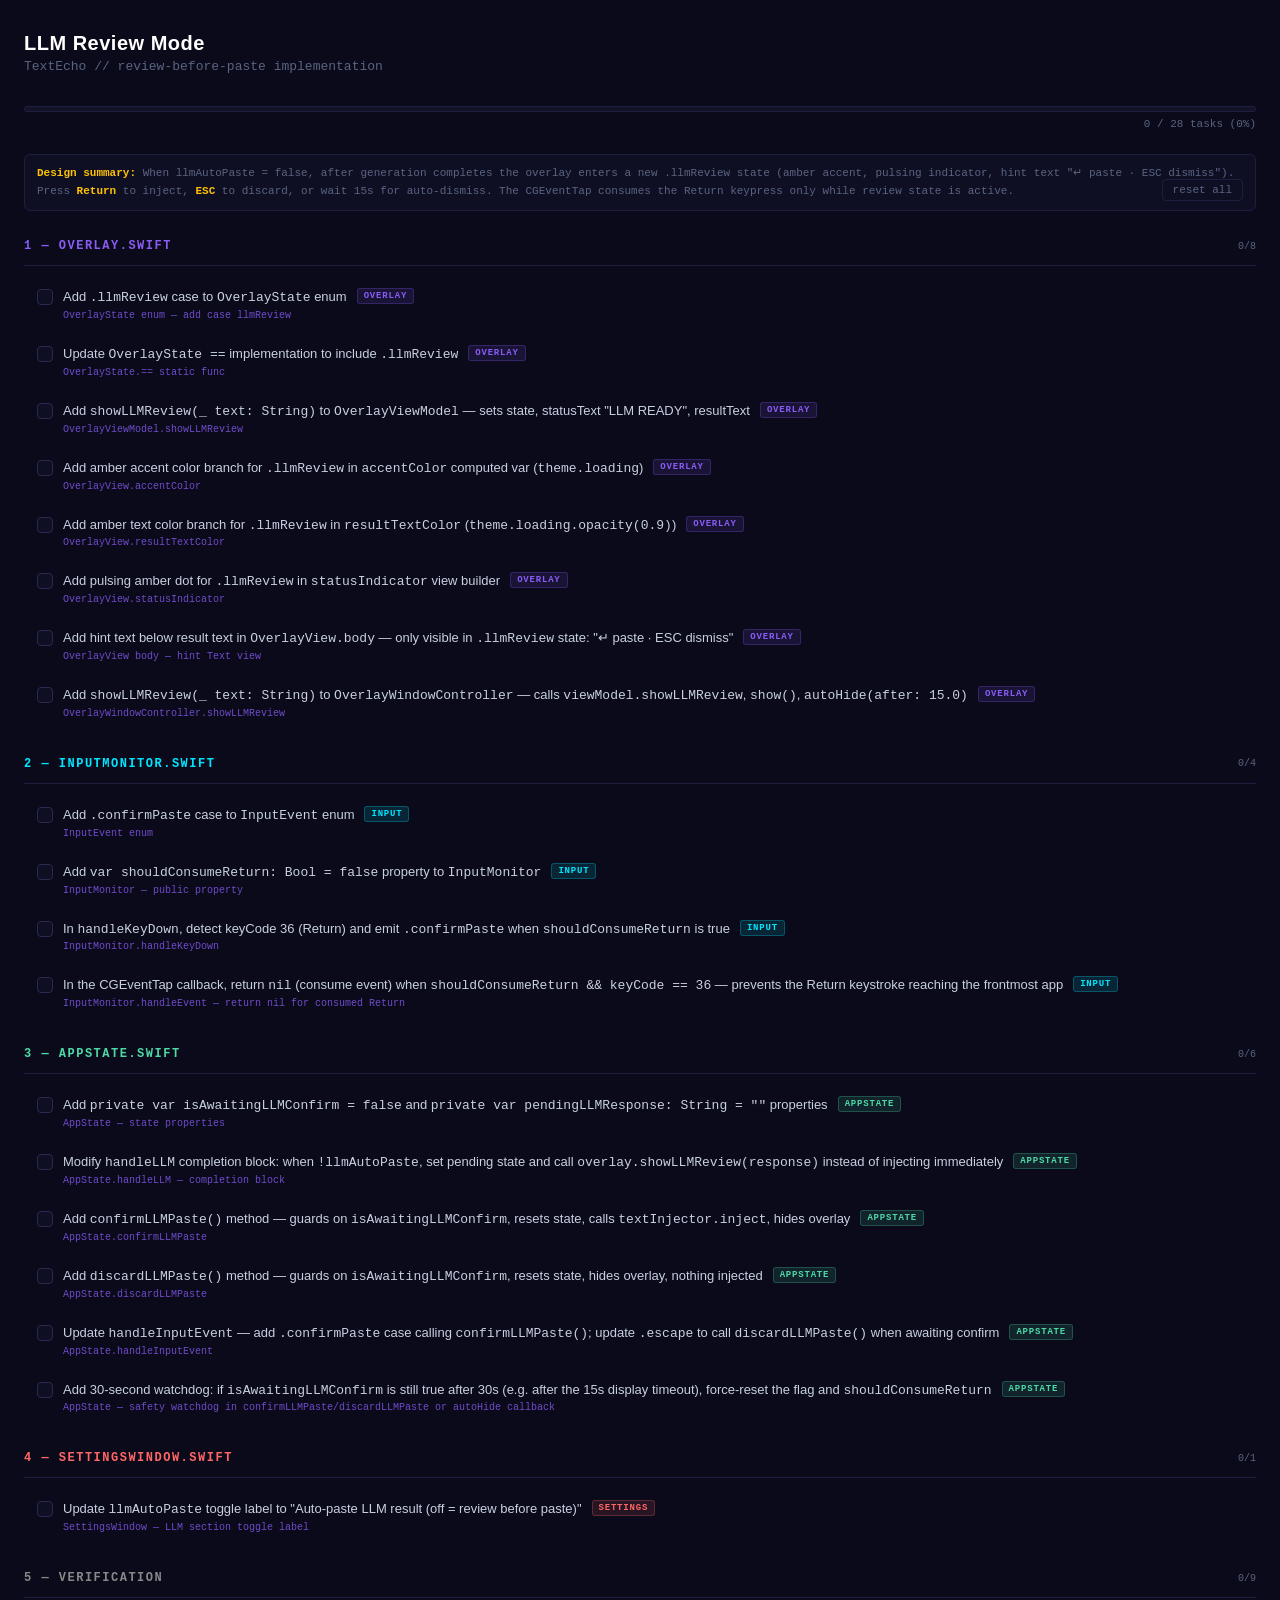
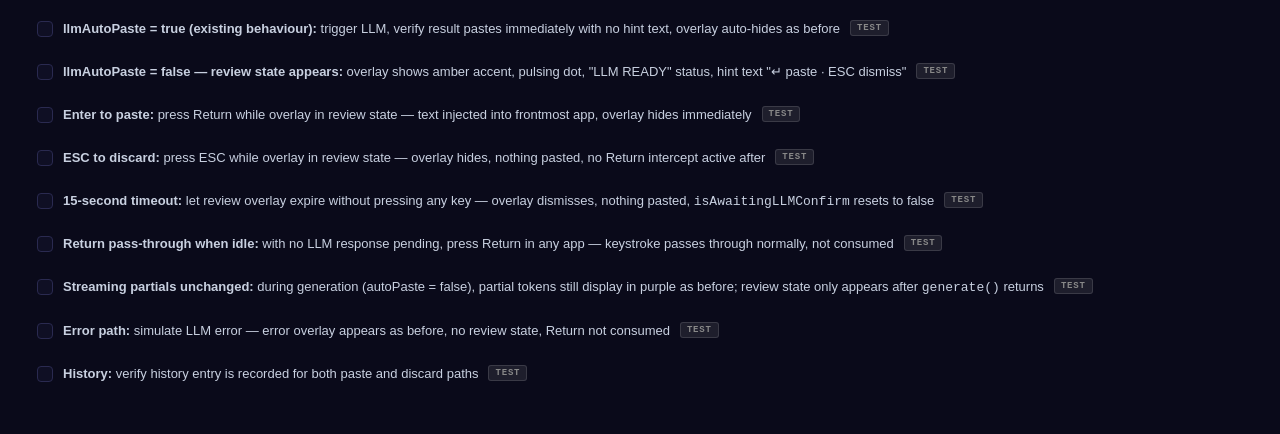
<file: plans/llm-review-mode-checklist.html>
<!doctype html>
<html lang="en">
  <head>
    <meta charset="UTF-8" />
    <meta name="viewport" content="width=device-width, initial-scale=1.0" />
    <title>LLM Review Mode — Implementation Checklist</title>
    <style>
      * {
        box-sizing: border-box;
        margin: 0;
        padding: 0;
      }
      body {
        font-family: -apple-system, BlinkMacSystemFont, "Segoe UI", sans-serif;
        background: #0a0a1a;
        color: #c8d0e0;
        min-height: 100vh;
        padding: 32px 24px;
      }
      h1 {
        font-size: 20px;
        font-weight: 700;
        color: #fff;
        letter-spacing: 0.5px;
        margin-bottom: 4px;
      }
      .subtitle {
        font-size: 13px;
        color: #5a6480;
        margin-bottom: 32px;
        font-family: "SF Mono", "Fira Code", monospace;
      }
      .progress-bar-wrap {
        background: #13132a;
        border-radius: 6px;
        height: 6px;
        margin-bottom: 28px;
        overflow: hidden;
        border: 1px solid #1e1e40;
      }
      .progress-bar-fill {
        height: 100%;
        background: linear-gradient(90deg, #4dd9a6, #8a5cf6);
        border-radius: 6px;
        transition: width 0.3s ease;
      }
      .progress-label {
        font-size: 11px;
        color: #5a6480;
        font-family: "SF Mono", "Fira Code", monospace;
        margin-top: -22px;
        margin-bottom: 24px;
        text-align: right;
      }
      .phase {
        margin-bottom: 28px;
      }
      .phase-header {
        display: flex;
        align-items: center;
        gap: 10px;
        margin-bottom: 12px;
        cursor: pointer;
        user-select: none;
      }
      .phase-title {
        font-size: 12px;
        font-weight: 700;
        letter-spacing: 1.5px;
        text-transform: uppercase;
        font-family: "SF Mono", "Fira Code", monospace;
      }
      .phase-count {
        font-size: 10px;
        color: #5a6480;
        font-family: "SF Mono", "Fira Code", monospace;
        margin-left: auto;
      }
      .phase-body {
        display: block;
      }
      .task {
        display: flex;
        align-items: flex-start;
        gap: 10px;
        padding: 9px 12px;
        border-radius: 6px;
        margin-bottom: 4px;
        cursor: pointer;
        transition: background 0.15s;
        border: 1px solid transparent;
      }
      .task:hover {
        background: #13132a;
        border-color: #1e1e40;
      }
      .task.done {
        opacity: 0.5;
      }
      .task.done .task-text {
        text-decoration: line-through;
        color: #5a6480;
      }
      .checkbox {
        width: 16px;
        height: 16px;
        border-radius: 4px;
        border: 1.5px solid #2a2a50;
        flex-shrink: 0;
        margin-top: 1px;
        display: flex;
        align-items: center;
        justify-content: center;
        transition:
          background 0.15s,
          border-color 0.15s;
        background: #0f0f24;
      }
      .task.done .checkbox {
        background: #4dd9a6;
        border-color: #4dd9a6;
      }
      .task.done .checkbox::after {
        content: "";
        display: block;
        width: 8px;
        height: 5px;
        border-left: 2px solid #0a0a1a;
        border-bottom: 2px solid #0a0a1a;
        transform: rotate(-45deg) translateY(-1px);
      }
      .task-text {
        font-size: 13px;
        line-height: 1.45;
        color: #c8d0e0;
      }
      .task-file {
        font-size: 10px;
        font-family: "SF Mono", "Fira Code", monospace;
        color: #8a5cf6;
        margin-top: 2px;
        opacity: 0.8;
      }
      .badge {
        font-size: 9px;
        font-weight: 700;
        letter-spacing: 0.8px;
        padding: 2px 6px;
        border-radius: 3px;
        font-family: "SF Mono", "Fira Code", monospace;
        text-transform: uppercase;
        flex-shrink: 0;
      }
      .badge-overlay {
        background: #8a5cf620;
        color: #8a5cf6;
        border: 1px solid #8a5cf640;
      }
      .badge-appstate {
        background: #4dd9a620;
        color: #4dd9a6;
        border: 1px solid #4dd9a640;
      }
      .badge-input {
        background: #00e6ff20;
        color: #00e6ff;
        border: 1px solid #00e6ff40;
      }
      .badge-config {
        background: #ffc20020;
        color: #ffc200;
        border: 1px solid #ffc20040;
      }
      .badge-settings {
        background: #ff666620;
        color: #ff6666;
        border: 1px solid #ff666640;
      }
      .badge-test {
        background: #ffffff15;
        color: #888;
        border: 1px solid #ffffff20;
      }

      .phase-recording .phase-title {
        color: #00e6ff;
      }
      .phase-overlay .phase-title {
        color: #8a5cf6;
      }
      .phase-appstate .phase-title {
        color: #4dd9a6;
      }
      .phase-inputmonitor .phase-title {
        color: #00e6ff;
      }
      .phase-wiring .phase-title {
        color: #ffc200;
      }
      .phase-settings .phase-title {
        color: #ff6666;
      }
      .phase-testing .phase-title {
        color: #888;
      }

      .divider {
        border: none;
        border-top: 1px solid #1e1e40;
        margin: 4px 0 12px;
      }
      .note {
        font-size: 11px;
        color: #5a6480;
        font-family: "SF Mono", "Fira Code", monospace;
        background: #0f0f24;
        border: 1px solid #1e1e40;
        border-radius: 6px;
        padding: 10px 12px;
        margin-bottom: 28px;
        line-height: 1.6;
      }
      .note strong {
        color: #ffc200;
      }
      .reset-btn {
        font-size: 11px;
        color: #5a6480;
        font-family: "SF Mono", "Fira Code", monospace;
        background: none;
        border: 1px solid #1e1e40;
        border-radius: 4px;
        padding: 4px 10px;
        cursor: pointer;
        float: right;
        margin-top: -4px;
      }
      .reset-btn:hover {
        color: #ff6666;
        border-color: #ff666640;
      }
    </style>
  </head>
  <body>
    <h1>LLM Review Mode</h1>
    <p class="subtitle">TextEcho // review-before-paste implementation</p>

    <div class="progress-bar-wrap">
      <div class="progress-bar-fill" id="progressFill" style="width: 0%"></div>
    </div>
    <div class="progress-label" id="progressLabel">0 / 0 tasks</div>

    <div class="note">
      <strong>Design summary:</strong> When <code>llmAutoPaste = false</code>,
      after generation completes the overlay enters a new
      <code>.llmReview</code> state (amber accent, pulsing indicator, hint text
      "↵ paste · ESC dismiss"). Press <strong>Return</strong> to inject,
      <strong>ESC</strong> to discard, or wait 15s for auto-dismiss. The
      CGEventTap consumes the Return keypress only while review state is active.
      <button class="reset-btn" onclick="resetAll()">reset all</button>
    </div>

    <!-- Phase 1: Overlay -->
    <div class="phase phase-overlay">
      <div class="phase-header">
        <span class="phase-title">1 — Overlay.swift</span>
        <span class="phase-count" id="count-overlay"></span>
      </div>
      <hr class="divider" />
      <div class="phase-body" id="phase-overlay">
        <div class="task" onclick="toggle(this)">
          <div class="checkbox"></div>
          <div>
            <div class="task-text">
              Add <code>.llmReview</code> case to <code>OverlayState</code> enum
            </div>
            <div class="task-file">OverlayState enum — add case llmReview</div>
          </div>
          <span class="badge badge-overlay">Overlay</span>
        </div>

        <div class="task" onclick="toggle(this)">
          <div class="checkbox"></div>
          <div>
            <div class="task-text">
              Update <code>OverlayState ==</code> implementation to include
              <code>.llmReview</code>
            </div>
            <div class="task-file">OverlayState.== static func</div>
          </div>
          <span class="badge badge-overlay">Overlay</span>
        </div>

        <div class="task" onclick="toggle(this)">
          <div class="checkbox"></div>
          <div>
            <div class="task-text">
              Add <code>showLLMReview(_ text: String)</code> to
              <code>OverlayViewModel</code> — sets state, statusText "LLM
              READY", resultText
            </div>
            <div class="task-file">OverlayViewModel.showLLMReview</div>
          </div>
          <span class="badge badge-overlay">Overlay</span>
        </div>

        <div class="task" onclick="toggle(this)">
          <div class="checkbox"></div>
          <div>
            <div class="task-text">
              Add amber accent color branch for <code>.llmReview</code> in
              <code>accentColor</code> computed var (<code>theme.loading</code>)
            </div>
            <div class="task-file">OverlayView.accentColor</div>
          </div>
          <span class="badge badge-overlay">Overlay</span>
        </div>

        <div class="task" onclick="toggle(this)">
          <div class="checkbox"></div>
          <div>
            <div class="task-text">
              Add amber text color branch for <code>.llmReview</code> in
              <code>resultTextColor</code>
              (<code>theme.loading.opacity(0.9)</code>)
            </div>
            <div class="task-file">OverlayView.resultTextColor</div>
          </div>
          <span class="badge badge-overlay">Overlay</span>
        </div>

        <div class="task" onclick="toggle(this)">
          <div class="checkbox"></div>
          <div>
            <div class="task-text">
              Add pulsing amber dot for <code>.llmReview</code> in
              <code>statusIndicator</code> view builder
            </div>
            <div class="task-file">OverlayView.statusIndicator</div>
          </div>
          <span class="badge badge-overlay">Overlay</span>
        </div>

        <div class="task" onclick="toggle(this)">
          <div class="checkbox"></div>
          <div>
            <div class="task-text">
              Add hint text below result text in <code>OverlayView.body</code> —
              only visible in <code>.llmReview</code> state: "↵ paste · ESC
              dismiss"
            </div>
            <div class="task-file">OverlayView body — hint Text view</div>
          </div>
          <span class="badge badge-overlay">Overlay</span>
        </div>

        <div class="task" onclick="toggle(this)">
          <div class="checkbox"></div>
          <div>
            <div class="task-text">
              Add <code>showLLMReview(_ text: String)</code> to
              <code>OverlayWindowController</code> — calls
              <code>viewModel.showLLMReview</code>, <code>show()</code>,
              <code>autoHide(after: 15.0)</code>
            </div>
            <div class="task-file">OverlayWindowController.showLLMReview</div>
          </div>
          <span class="badge badge-overlay">Overlay</span>
        </div>
      </div>
    </div>

    <!-- Phase 2: InputMonitor -->
    <div class="phase phase-inputmonitor">
      <div class="phase-header">
        <span class="phase-title">2 — InputMonitor.swift</span>
        <span class="phase-count" id="count-inputmonitor"></span>
      </div>
      <hr class="divider" />
      <div class="phase-body" id="phase-inputmonitor">
        <div class="task" onclick="toggle(this)">
          <div class="checkbox"></div>
          <div>
            <div class="task-text">
              Add <code>.confirmPaste</code> case to
              <code>InputEvent</code> enum
            </div>
            <div class="task-file">InputEvent enum</div>
          </div>
          <span class="badge badge-input">Input</span>
        </div>

        <div class="task" onclick="toggle(this)">
          <div class="checkbox"></div>
          <div>
            <div class="task-text">
              Add <code>var shouldConsumeReturn: Bool = false</code> property to
              <code>InputMonitor</code>
            </div>
            <div class="task-file">InputMonitor — public property</div>
          </div>
          <span class="badge badge-input">Input</span>
        </div>

        <div class="task" onclick="toggle(this)">
          <div class="checkbox"></div>
          <div>
            <div class="task-text">
              In <code>handleKeyDown</code>, detect keyCode 36 (Return) and emit
              <code>.confirmPaste</code> when
              <code>shouldConsumeReturn</code> is true
            </div>
            <div class="task-file">InputMonitor.handleKeyDown</div>
          </div>
          <span class="badge badge-input">Input</span>
        </div>

        <div class="task" onclick="toggle(this)">
          <div class="checkbox"></div>
          <div>
            <div class="task-text">
              In the CGEventTap callback, return <code>nil</code> (consume
              event) when <code>shouldConsumeReturn && keyCode == 36</code> —
              prevents the Return keystroke reaching the frontmost app
            </div>
            <div class="task-file">
              InputMonitor.handleEvent — return nil for consumed Return
            </div>
          </div>
          <span class="badge badge-input">Input</span>
        </div>
      </div>
    </div>

    <!-- Phase 3: AppState -->
    <div class="phase phase-appstate">
      <div class="phase-header">
        <span class="phase-title">3 — AppState.swift</span>
        <span class="phase-count" id="count-appstate"></span>
      </div>
      <hr class="divider" />
      <div class="phase-body" id="phase-appstate">
        <div class="task" onclick="toggle(this)">
          <div class="checkbox"></div>
          <div>
            <div class="task-text">
              Add <code>private var isAwaitingLLMConfirm = false</code> and
              <code>private var pendingLLMResponse: String = ""</code>
              properties
            </div>
            <div class="task-file">AppState — state properties</div>
          </div>
          <span class="badge badge-appstate">AppState</span>
        </div>

        <div class="task" onclick="toggle(this)">
          <div class="checkbox"></div>
          <div>
            <div class="task-text">
              Modify <code>handleLLM</code> completion block: when
              <code>!llmAutoPaste</code>, set pending state and call
              <code>overlay.showLLMReview(response)</code> instead of injecting
              immediately
            </div>
            <div class="task-file">AppState.handleLLM — completion block</div>
          </div>
          <span class="badge badge-appstate">AppState</span>
        </div>

        <div class="task" onclick="toggle(this)">
          <div class="checkbox"></div>
          <div>
            <div class="task-text">
              Add <code>confirmLLMPaste()</code> method — guards on
              <code>isAwaitingLLMConfirm</code>, resets state, calls
              <code>textInjector.inject</code>, hides overlay
            </div>
            <div class="task-file">AppState.confirmLLMPaste</div>
          </div>
          <span class="badge badge-appstate">AppState</span>
        </div>

        <div class="task" onclick="toggle(this)">
          <div class="checkbox"></div>
          <div>
            <div class="task-text">
              Add <code>discardLLMPaste()</code> method — guards on
              <code>isAwaitingLLMConfirm</code>, resets state, hides overlay,
              nothing injected
            </div>
            <div class="task-file">AppState.discardLLMPaste</div>
          </div>
          <span class="badge badge-appstate">AppState</span>
        </div>

        <div class="task" onclick="toggle(this)">
          <div class="checkbox"></div>
          <div>
            <div class="task-text">
              Update <code>handleInputEvent</code> — add
              <code>.confirmPaste</code> case calling
              <code>confirmLLMPaste()</code>; update <code>.escape</code> to
              call <code>discardLLMPaste()</code> when awaiting confirm
            </div>
            <div class="task-file">AppState.handleInputEvent</div>
          </div>
          <span class="badge badge-appstate">AppState</span>
        </div>

        <div class="task" onclick="toggle(this)">
          <div class="checkbox"></div>
          <div>
            <div class="task-text">
              Add 30-second watchdog: if <code>isAwaitingLLMConfirm</code> is
              still true after 30s (e.g. after the 15s display timeout),
              force-reset the flag and <code>shouldConsumeReturn</code>
            </div>
            <div class="task-file">
              AppState — safety watchdog in confirmLLMPaste/discardLLMPaste or
              autoHide callback
            </div>
          </div>
          <span class="badge badge-appstate">AppState</span>
        </div>
      </div>
    </div>

    <!-- Phase 4: Settings -->
    <div class="phase phase-settings">
      <div class="phase-header">
        <span class="phase-title">4 — SettingsWindow.swift</span>
        <span class="phase-count" id="count-settings"></span>
      </div>
      <hr class="divider" />
      <div class="phase-body" id="phase-settings">
        <div class="task" onclick="toggle(this)">
          <div class="checkbox"></div>
          <div>
            <div class="task-text">
              Update <code>llmAutoPaste</code> toggle label to "Auto-paste LLM
              result (off = review before paste)"
            </div>
            <div class="task-file">
              SettingsWindow — LLM section toggle label
            </div>
          </div>
          <span class="badge badge-settings">Settings</span>
        </div>
      </div>
    </div>

    <!-- Phase 5: Testing -->
    <div class="phase phase-testing">
      <div class="phase-header">
        <span class="phase-title">5 — Verification</span>
        <span class="phase-count" id="count-testing"></span>
      </div>
      <hr class="divider" />
      <div class="phase-body" id="phase-testing">
        <div class="task" onclick="toggle(this)">
          <div class="checkbox"></div>
          <div>
            <div class="task-text">
              <strong>llmAutoPaste = true (existing behaviour):</strong> trigger
              LLM, verify result pastes immediately with no hint text, overlay
              auto-hides as before
            </div>
          </div>
          <span class="badge badge-test">Test</span>
        </div>

        <div class="task" onclick="toggle(this)">
          <div class="checkbox"></div>
          <div>
            <div class="task-text">
              <strong>llmAutoPaste = false — review state appears:</strong>
              overlay shows amber accent, pulsing dot, "LLM READY" status, hint
              text "↵ paste · ESC dismiss"
            </div>
          </div>
          <span class="badge badge-test">Test</span>
        </div>

        <div class="task" onclick="toggle(this)">
          <div class="checkbox"></div>
          <div>
            <div class="task-text">
              <strong>Enter to paste:</strong> press Return while overlay in
              review state — text injected into frontmost app, overlay hides
              immediately
            </div>
          </div>
          <span class="badge badge-test">Test</span>
        </div>

        <div class="task" onclick="toggle(this)">
          <div class="checkbox"></div>
          <div>
            <div class="task-text">
              <strong>ESC to discard:</strong> press ESC while overlay in review
              state — overlay hides, nothing pasted, no Return intercept active
              after
            </div>
          </div>
          <span class="badge badge-test">Test</span>
        </div>

        <div class="task" onclick="toggle(this)">
          <div class="checkbox"></div>
          <div>
            <div class="task-text">
              <strong>15-second timeout:</strong> let review overlay expire
              without pressing any key — overlay dismisses, nothing pasted,
              <code>isAwaitingLLMConfirm</code> resets to false
            </div>
          </div>
          <span class="badge badge-test">Test</span>
        </div>

        <div class="task" onclick="toggle(this)">
          <div class="checkbox"></div>
          <div>
            <div class="task-text">
              <strong>Return pass-through when idle:</strong> with no LLM
              response pending, press Return in any app — keystroke passes
              through normally, not consumed
            </div>
          </div>
          <span class="badge badge-test">Test</span>
        </div>

        <div class="task" onclick="toggle(this)">
          <div class="checkbox"></div>
          <div>
            <div class="task-text">
              <strong>Streaming partials unchanged:</strong> during generation
              (autoPaste = false), partial tokens still display in purple as
              before; review state only appears after
              <code>generate()</code> returns
            </div>
          </div>
          <span class="badge badge-test">Test</span>
        </div>

        <div class="task" onclick="toggle(this)">
          <div class="checkbox"></div>
          <div>
            <div class="task-text">
              <strong>Error path:</strong> simulate LLM error — error overlay
              appears as before, no review state, Return not consumed
            </div>
          </div>
          <span class="badge badge-test">Test</span>
        </div>

        <div class="task" onclick="toggle(this)">
          <div class="checkbox"></div>
          <div>
            <div class="task-text">
              <strong>History:</strong> verify history entry is recorded for
              both paste and discard paths
            </div>
          </div>
          <span class="badge badge-test">Test</span>
        </div>
      </div>
    </div>

    <script>
      function toggle(el) {
        el.classList.toggle("done");
        updateProgress();
        saveState();
      }

      function updateProgress() {
        const all = document.querySelectorAll(".task");
        const done = document.querySelectorAll(".task.done");
        const pct = all.length
          ? Math.round((done.length / all.length) * 100)
          : 0;
        document.getElementById("progressFill").style.width = pct + "%";
        document.getElementById("progressLabel").textContent =
          done.length + " / " + all.length + " tasks (" + pct + "%)";

        const phases = [
          "overlay",
          "inputmonitor",
          "appstate",
          "settings",
          "testing",
        ];
        phases.forEach((p) => {
          const phaseTasks = document.querySelectorAll(
            "#phase-" + p + " .task",
          );
          const phaseDone = document.querySelectorAll(
            "#phase-" + p + " .task.done",
          );
          const el = document.getElementById("count-" + p);
          if (el) el.textContent = phaseDone.length + "/" + phaseTasks.length;
        });
      }

      function saveState() {
        const tasks = document.querySelectorAll(".task");
        const state = Array.from(tasks).map((t) =>
          t.classList.contains("done"),
        );
        localStorage.setItem("llm-review-checklist", JSON.stringify(state));
      }

      function loadState() {
        const saved = localStorage.getItem("llm-review-checklist");
        if (!saved) return;
        const state = JSON.parse(saved);
        const tasks = document.querySelectorAll(".task");
        tasks.forEach((t, i) => {
          if (state[i]) t.classList.add("done");
        });
      }

      function resetAll() {
        if (!confirm("Reset all checkboxes?")) return;
        document
          .querySelectorAll(".task.done")
          .forEach((t) => t.classList.remove("done"));
        localStorage.removeItem("llm-review-checklist");
        updateProgress();
      }

      loadState();
      updateProgress();
    </script>
  </body>
</html>
</file>
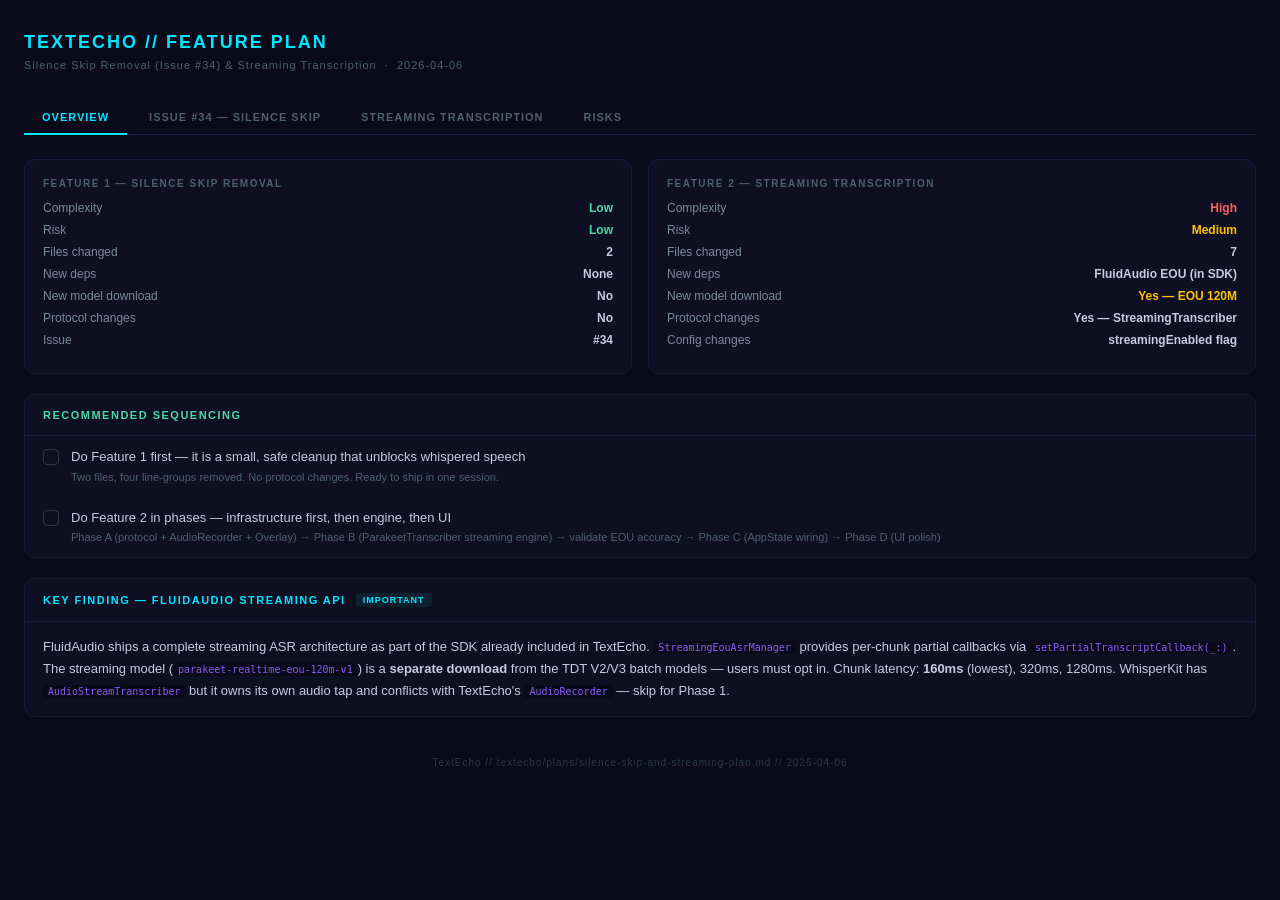
<file: plans/silence-skip-and-streaming-checklist.html>
<!doctype html>
<html lang="en">
  <head>
    <meta charset="UTF-8" />
    <meta name="viewport" content="width=device-width, initial-scale=1.0" />
    <title>TextEcho — Silence Skip &amp; Streaming Plan</title>
    <style>
      * {
        box-sizing: border-box;
        margin: 0;
        padding: 0;
      }
      body {
        font-family: -apple-system, BlinkMacSystemFont, "Segoe UI", sans-serif;
        background: #0a0a1a;
        color: #c8c8e0;
        min-height: 100vh;
        padding: 32px 24px;
      }
      h1 {
        font-size: 18px;
        font-weight: 700;
        color: #00e6ff;
        letter-spacing: 2px;
        text-transform: uppercase;
        margin-bottom: 6px;
      }
      .subtitle {
        font-size: 11px;
        color: #4d6070;
        letter-spacing: 1px;
        margin-bottom: 32px;
      }
      .tabs {
        display: flex;
        gap: 4px;
        margin-bottom: 24px;
        border-bottom: 1px solid #1a1a3a;
        padding-bottom: 0;
      }
      .tab {
        padding: 8px 18px 10px;
        font-size: 11px;
        font-weight: 600;
        letter-spacing: 1px;
        text-transform: uppercase;
        cursor: pointer;
        color: #4d6070;
        border-bottom: 2px solid transparent;
        margin-bottom: -1px;
        transition:
          color 0.15s,
          border-color 0.15s;
        user-select: none;
      }
      .tab.active {
        color: #00e6ff;
        border-bottom-color: #00e6ff;
      }
      .tab:hover:not(.active) {
        color: #8ab0c0;
      }
      .panel {
        display: none;
      }
      .panel.active {
        display: block;
      }

      .section {
        background: #0f0f24;
        border: 1px solid #1a1a3a;
        border-radius: 10px;
        margin-bottom: 20px;
        overflow: hidden;
      }
      .section-header {
        padding: 14px 18px;
        font-size: 11px;
        font-weight: 700;
        letter-spacing: 1.5px;
        text-transform: uppercase;
        display: flex;
        align-items: center;
        gap: 10px;
        border-bottom: 1px solid #1a1a3a;
      }
      .section-header .badge {
        font-size: 9px;
        padding: 2px 7px;
        border-radius: 4px;
        font-weight: 700;
        letter-spacing: 1px;
      }
      .badge-low {
        background: #1a3a1a;
        color: #4dd9a6;
      }
      .badge-medium {
        background: #3a2a10;
        color: #ffc200;
      }
      .badge-high {
        background: #3a1a1a;
        color: #ff6060;
      }
      .badge-info {
        background: #0f2030;
        color: #00e6ff;
      }

      .check-item {
        display: flex;
        align-items: flex-start;
        gap: 12px;
        padding: 11px 18px;
        border-bottom: 1px solid #0f0f24;
        cursor: pointer;
        transition: background 0.1s;
      }
      .check-item:last-child {
        border-bottom: none;
      }
      .check-item:hover {
        background: #12122a;
      }
      .check-item.done {
        opacity: 0.5;
      }
      .check-item.done .label {
        text-decoration: line-through;
      }

      .checkbox {
        width: 16px;
        height: 16px;
        border: 1.5px solid #2a3a4a;
        border-radius: 4px;
        flex-shrink: 0;
        margin-top: 2px;
        display: flex;
        align-items: center;
        justify-content: center;
        transition: all 0.15s;
      }
      .check-item.done .checkbox {
        background: #4dd9a6;
        border-color: #4dd9a6;
      }
      .check-item.done .checkbox::after {
        content: "✓";
        font-size: 10px;
        color: #0a1a10;
        font-weight: 900;
      }

      .label {
        font-size: 13px;
        line-height: 1.5;
        color: #c8c8e0;
      }
      .note {
        font-size: 11px;
        color: #4d6070;
        margin-top: 3px;
        line-height: 1.4;
      }
      .code {
        font-family: "SF Mono", "JetBrains Mono", "Fira Code", monospace;
        font-size: 10px;
        background: #0a0a1a;
        color: #8a5cf6;
        padding: 1px 5px;
        border-radius: 3px;
      }

      .risk-table {
        width: 100%;
        border-collapse: collapse;
        font-size: 12px;
        margin: 0;
      }
      .risk-table th {
        background: #0a0a1a;
        color: #4d6070;
        font-size: 10px;
        letter-spacing: 1px;
        text-transform: uppercase;
        padding: 10px 16px;
        text-align: left;
        font-weight: 600;
      }
      .risk-table td {
        padding: 10px 16px;
        border-bottom: 1px solid #0f0f24;
        vertical-align: top;
        line-height: 1.5;
      }
      .risk-table tr:last-child td {
        border-bottom: none;
      }

      .summary-grid {
        display: grid;
        grid-template-columns: 1fr 1fr;
        gap: 16px;
        margin-bottom: 20px;
      }
      .summary-card {
        background: #0f0f24;
        border: 1px solid #1a1a3a;
        border-radius: 10px;
        padding: 18px;
      }
      .summary-card h3 {
        font-size: 10px;
        letter-spacing: 1.5px;
        text-transform: uppercase;
        color: #4d6070;
        margin-bottom: 12px;
        font-weight: 700;
      }
      .kv {
        display: flex;
        justify-content: space-between;
        margin-bottom: 8px;
        font-size: 12px;
      }
      .kv .k {
        color: #7a8a9a;
      }
      .kv .v {
        color: #c8c8e0;
        font-weight: 600;
      }
      .kv .v.low {
        color: #4dd9a6;
      }
      .kv .v.medium {
        color: #ffc200;
      }
      .kv .v.high {
        color: #ff6060;
      }

      .progress-bar {
        height: 4px;
        background: #1a1a3a;
        border-radius: 2px;
        margin-bottom: 6px;
        overflow: hidden;
      }
      .progress-fill {
        height: 100%;
        background: linear-gradient(90deg, #00e6ff, #4dd9a6);
        border-radius: 2px;
        transition: width 0.3s;
      }
      .progress-label {
        font-size: 10px;
        color: #4d6070;
        display: flex;
        justify-content: space-between;
      }

      .phase-header {
        display: flex;
        align-items: center;
        gap: 10px;
        padding: 14px 18px;
        border-bottom: 1px solid #1a1a3a;
      }
      .phase-badge {
        font-size: 10px;
        font-weight: 700;
        letter-spacing: 1px;
        padding: 3px 9px;
        border-radius: 4px;
        background: #0a1a2a;
        color: #00e6ff;
        border: 1px solid #1a3a5a;
      }
      .phase-title {
        font-size: 12px;
        font-weight: 600;
        color: #c8c8e0;
        letter-spacing: 0.5px;
      }
      .phase-desc {
        font-size: 11px;
        color: #4d6070;
        margin-left: auto;
      }

      .warning-box {
        background: #1a1a0a;
        border: 1px solid #3a3a10;
        border-radius: 8px;
        padding: 12px 16px;
        font-size: 12px;
        color: #c8c080;
        margin: 16px 18px;
        line-height: 1.6;
      }
      .warning-box strong {
        color: #ffc200;
      }

      footer {
        margin-top: 40px;
        text-align: center;
        font-size: 10px;
        color: #2a3a4a;
        letter-spacing: 1px;
      }
    </style>
  </head>
  <body>
    <h1>TextEcho // Feature Plan</h1>
    <div class="subtitle">
      Silence Skip Removal (Issue #34) &amp; Streaming Transcription
      &nbsp;·&nbsp; 2026-04-06
    </div>

    <div class="tabs">
      <div class="tab active" onclick="showTab('overview')">Overview</div>
      <div class="tab" onclick="showTab('silence')">
        Issue #34 — Silence Skip
      </div>
      <div class="tab" onclick="showTab('streaming')">
        Streaming Transcription
      </div>
      <div class="tab" onclick="showTab('risks')">Risks</div>
    </div>

    <!-- OVERVIEW TAB -->
    <div id="tab-overview" class="panel active">
      <div class="summary-grid">
        <div class="summary-card">
          <h3>Feature 1 — Silence Skip Removal</h3>
          <div class="kv">
            <span class="k">Complexity</span><span class="v low">Low</span>
          </div>
          <div class="kv">
            <span class="k">Risk</span><span class="v low">Low</span>
          </div>
          <div class="kv">
            <span class="k">Files changed</span><span class="v">2</span>
          </div>
          <div class="kv">
            <span class="k">New deps</span><span class="v">None</span>
          </div>
          <div class="kv">
            <span class="k">New model download</span><span class="v">No</span>
          </div>
          <div class="kv">
            <span class="k">Protocol changes</span><span class="v">No</span>
          </div>
          <div class="kv">
            <span class="k">Issue</span><span class="v">#34</span>
          </div>
        </div>
        <div class="summary-card">
          <h3>Feature 2 — Streaming Transcription</h3>
          <div class="kv">
            <span class="k">Complexity</span><span class="v high">High</span>
          </div>
          <div class="kv">
            <span class="k">Risk</span><span class="v medium">Medium</span>
          </div>
          <div class="kv">
            <span class="k">Files changed</span><span class="v">7</span>
          </div>
          <div class="kv">
            <span class="k">New deps</span
            ><span class="v">FluidAudio EOU (in SDK)</span>
          </div>
          <div class="kv">
            <span class="k">New model download</span
            ><span class="v medium">Yes — EOU 120M</span>
          </div>
          <div class="kv">
            <span class="k">Protocol changes</span
            ><span class="v">Yes — StreamingTranscriber</span>
          </div>
          <div class="kv">
            <span class="k">Config changes</span
            ><span class="v">streamingEnabled flag</span>
          </div>
        </div>
      </div>

      <div class="section">
        <div class="section-header" style="color: #4dd9a6">
          Recommended Sequencing
        </div>
        <div class="check-item">
          <div class="checkbox"></div>
          <div>
            <div class="label">
              Do Feature 1 first — it is a small, safe cleanup that unblocks
              whispered speech
            </div>
            <div class="note">
              Two files, four line-groups removed. No protocol changes. Ready to
              ship in one session.
            </div>
          </div>
        </div>
        <div class="check-item">
          <div class="checkbox"></div>
          <div>
            <div class="label">
              Do Feature 2 in phases — infrastructure first, then engine, then
              UI
            </div>
            <div class="note">
              Phase A (protocol + AudioRecorder + Overlay) → Phase B
              (ParakeetTranscriber streaming engine) → validate EOU accuracy →
              Phase C (AppState wiring) → Phase D (UI polish)
            </div>
          </div>
        </div>
      </div>

      <div class="section">
        <div class="section-header" style="color: #00e6ff">
          Key Finding — FluidAudio Streaming API
          <span class="badge badge-info">IMPORTANT</span>
        </div>
        <div
          style="
            padding: 14px 18px;
            font-size: 13px;
            line-height: 1.7;
            color: #c8c8e0;
          "
        >
          FluidAudio ships a complete streaming ASR architecture as part of the
          SDK already included in TextEcho.
          <span class="code">StreamingEouAsrManager</span> provides per-chunk
          partial callbacks via
          <span class="code">setPartialTranscriptCallback(_:)</span>. The
          streaming model (<span class="code"
            >parakeet-realtime-eou-120m-v1</span
          >) is a <strong>separate download</strong> from the TDT V2/V3 batch
          models — users must opt in. Chunk latency:
          <strong>160ms</strong> (lowest), 320ms, 1280ms. WhisperKit has
          <span class="code">AudioStreamTranscriber</span> but it owns its own
          audio tap and conflicts with TextEcho's
          <span class="code">AudioRecorder</span> — skip for Phase 1.
        </div>
      </div>
    </div>

    <!-- SILENCE SKIP TAB -->
    <div id="tab-silence" class="panel">
      <div class="section">
        <div class="section-header" style="color: #4dd9a6">What Exists Now</div>
        <div
          style="
            padding: 14px 18px;
            font-size: 12px;
            line-height: 1.7;
            color: #c8c8e0;
          "
        >
          Both <span class="code">ParakeetTranscriber.swift</span> and
          <span class="code">WhisperKitTranscriber.swift</span>
          apply an RMS gate before calling inference. If audio RMS &lt; 0.005 (≈
          −46 dBFS), transcription is skipped entirely and an empty string is
          returned silently. This was added as a cheap hallucination filter —
          both models can emit fabricated text on silence. However, the check
          also silently discards quiet speech (whispered, far-field,
          soft-spoken).
        </div>
      </div>

      <div class="section">
        <div class="section-header" style="color: #ffc200">
          Why Safe to Remove
        </div>
        <div class="check-item">
          <div class="checkbox"></div>
          <div>
            <div class="label">
              WhisperKit already has
              <span class="code">isHallucination()</span> post-inference
            </div>
            <div class="note">
              Checks known hallucination phrases ("thank you for watching",
              etc.) + repetition detection. Covers the silence hallucination
              case adequately.
            </div>
          </div>
        </div>
        <div class="check-item">
          <div class="checkbox"></div>
          <div>
            <div class="label">
              Parakeet TDT emits empty text on silence — not hallucinations
            </div>
            <div class="note">
              The TDT architecture produces no tokens on silent input in
              practice. The comment "less prone but still possible" in the code
              was precautionary.
            </div>
          </div>
        </div>
        <div class="check-item">
          <div class="checkbox"></div>
          <div>
            <div class="label">
              AppState already handles empty transcription cleanly
            </div>
            <div class="note">
              <span class="code">if text.isEmpty { overlay.hide() }</span> — an
              empty result from the engine produces the same UX as the RMS skip,
              but without silently failing on quiet speech.
            </div>
          </div>
        </div>
        <div class="check-item">
          <div class="checkbox"></div>
          <div>
            <div class="label">
              AudioRecorder's silence detection is separate and untouched
            </div>
            <div class="note">
              <span class="code">checkSilence()</span> /
              <span class="code">silenceThreshold</span> in AudioRecorder
              handles auto-stop. These must NOT be changed.
            </div>
          </div>
        </div>
      </div>

      <div class="section">
        <div class="section-header" style="color: #00e6ff">
          Implementation Checklist
        </div>
        <div class="check-item" onclick="toggle(this)">
          <div class="checkbox"></div>
          <div>
            <div class="label">
              ParakeetTranscriber.swift — remove
              <span class="code">silenceRMSThreshold</span> constant
            </div>
            <div class="note">
              Line 55:
              <span class="code"
                >private static let silenceRMSThreshold: Float = 0.005</span
              >
            </div>
          </div>
        </div>
        <div class="check-item" onclick="toggle(this)">
          <div class="checkbox"></div>
          <div>
            <div class="label">
              ParakeetTranscriber.swift — remove RMS guard block
            </div>
            <div class="note">
              Lines 91–95: the <span class="code">computeRMS()</span> call and
              <span class="code">if rms &lt; ... { return "" }</span> block
            </div>
          </div>
        </div>
        <div class="check-item" onclick="toggle(this)">
          <div class="checkbox"></div>
          <div>
            <div class="label">
              ParakeetTranscriber.swift — remove
              <span class="code">computeRMS()</span> helper
            </div>
            <div class="note">
              Lines 214–221. Not used anywhere else in the file after the guard
              is removed.
            </div>
          </div>
        </div>
        <div class="check-item" onclick="toggle(this)">
          <div class="checkbox"></div>
          <div>
            <div class="label">
              WhisperKitTranscriber.swift — remove
              <span class="code">silenceRMSThreshold</span> constant
            </div>
            <div class="note">
              Line 71:
              <span class="code"
                >private static let silenceRMSThreshold: Float = 0.005</span
              >
            </div>
          </div>
        </div>
        <div class="check-item" onclick="toggle(this)">
          <div class="checkbox"></div>
          <div>
            <div class="label">
              WhisperKitTranscriber.swift — remove RMS guard block
            </div>
            <div class="note">Lines 101–105: same pattern as Parakeet</div>
          </div>
        </div>
        <div class="check-item" onclick="toggle(this)">
          <div class="checkbox"></div>
          <div>
            <div class="label">
              WhisperKitTranscriber.swift — remove
              <span class="code">computeRMS()</span> helper
            </div>
            <div class="note">
              Lines 396–402. Not used elsewhere after guard removed.
              <span class="code">isHallucination()</span> is untouched.
            </div>
          </div>
        </div>
        <div class="check-item" onclick="toggle(this)">
          <div class="checkbox"></div>
          <div>
            <div class="label">
              Verify: test with whispered speech that it now transcribes
              correctly
            </div>
            <div class="note">
              Record "hello" in a quiet voice — should now produce text rather
              than a silent empty result
            </div>
          </div>
        </div>
        <div class="check-item" onclick="toggle(this)">
          <div class="checkbox"></div>
          <div>
            <div class="label">
              Verify: test with true silence that the overlay hides cleanly
            </div>
            <div class="note">
              Record with no speech — engine should return empty string;
              overlay.hide() fires
            </div>
          </div>
        </div>
        <div class="check-item" onclick="toggle(this)">
          <div class="checkbox"></div>
          <div>
            <div class="label">
              Run <span class="code">./install_dev.sh</span> and deploy for
              manual testing
            </div>
            <div class="note"></div>
          </div>
        </div>
      </div>
    </div>

    <!-- STREAMING TAB -->
    <div id="tab-streaming" class="panel">
      <div class="warning-box">
        <strong>New model download required.</strong> The EOU streaming model
        (<span class="code">parakeet-realtime-eou-120m-v1</span>) is a separate
        CoreML model set from the TDT V2/V3 batch models already cached. Users
        must explicitly opt in and download it. Estimated size: ~300–500MB. The
        batch transcription path (TDT) continues working without it.
      </div>

      <div class="section">
        <div class="phase-header">
          <span class="phase-badge">PHASE A</span>
          <span class="phase-title"
            >Infrastructure — no visible feature yet</span
          >
          <span class="phase-desc">Complexity: Low–Medium</span>
        </div>
        <div class="check-item" onclick="toggle(this)">
          <div class="checkbox"></div>
          <div>
            <div class="label">
              Add <span class="code">StreamingTranscriber</span> protocol to
              <span class="code">Transcriber.swift</span>
            </div>
            <div class="note">
              New protocol: <span class="code">beginStreaming()</span>,
              <span class="code">appendAudio(_:sampleRate:)</span>,
              <span class="code">endStreaming() → String</span>,
              <span class="code">setPartialCallback(_:)</span>,
              <span class="code">supportsStreaming: Bool</span>. Keep existing
              <span class="code">Transcriber</span> protocol unchanged.
            </div>
          </div>
        </div>
        <div class="check-item" onclick="toggle(this)">
          <div class="checkbox"></div>
          <div>
            <div class="label">
              Add <span class="code">onAudioChunk: ((Data) → Void)?</span> to
              <span class="code">AudioRecorder</span>
            </div>
            <div class="note">
              Fire in the AVAudioEngine tap callback alongside the existing
              <span class="code">bufferData.append()</span>. Accumulate tap
              buffers (~64ms each) into 160ms chunks before firing. The main
              <span class="code">bufferData</span> accumulation is untouched.
            </div>
          </div>
        </div>
        <div class="check-item" onclick="toggle(this)">
          <div class="checkbox"></div>
          <div>
            <div class="label">
              Add <span class="code">.streamingPartial(text: String)</span> to
              <span class="code">OverlayState</span>
            </div>
            <div class="note">
              In <span class="code">Overlay.swift</span>. Add
              <span class="code">showStreamingPartial(_:)</span> to
              <span class="code">OverlayViewModel</span> and
              <span class="code">OverlayWindowController</span>.
            </div>
          </div>
        </div>
        <div class="check-item" onclick="toggle(this)">
          <div class="checkbox"></div>
          <div>
            <div class="label">
              Add ghost text display to
              <span class="code">OverlayView</span> for
              <span class="code">.streamingPartial</span>
            </div>
            <div class="note">
              Show waveform + growing text below it. Text at ~50% opacity to
              signal "not yet confirmed". Different colour from final result
              text.
            </div>
          </div>
        </div>
        <div class="check-item" onclick="toggle(this)">
          <div class="checkbox"></div>
          <div>
            <div class="label">
              Add <span class="code">streamingEnabled: Bool</span> to
              <span class="code">AppConfig</span>
            </div>
            <div class="note">
              Default <span class="code">false</span> — existing users
              unaffected. Only Parakeet engine when streaming model is
              downloaded.
            </div>
          </div>
        </div>
      </div>

      <div class="section">
        <div class="phase-header">
          <span class="phase-badge">PHASE B</span>
          <span class="phase-title"
            >ParakeetTranscriber — streaming engine</span
          >
          <span class="phase-desc">Complexity: High</span>
        </div>
        <div class="check-item" onclick="toggle(this)">
          <div class="checkbox"></div>
          <div>
            <div class="label">
              Add <span class="code">StreamingTranscriber</span> conformance to
              <span class="code">ParakeetTranscriber</span>
            </div>
            <div class="note">
              Add
              <span class="code"
                >streamingManager: StreamingEouAsrManager?</span
              >
              property. <span class="code">supportsStreaming</span> returns
              <span class="code">true</span>.
            </div>
          </div>
        </div>
        <div class="check-item" onclick="toggle(this)">
          <div class="checkbox"></div>
          <div>
            <div class="label">
              Implement <span class="code">beginStreaming()</span> — load EOU
              model if needed
            </div>
            <div class="note">
              Call
              <span class="code"
                >StreamingAsrEngineFactory.create(.parakeetEou160ms)</span
              >, then <span class="code">loadModels()</span>. Reset engine
              state. EOU model stored in its own cache dir (<span class="code"
                >FluidAudio/Models/parakeet-eou-streaming/</span
              >) — separate from TDT.
            </div>
          </div>
        </div>
        <div class="check-item" onclick="toggle(this)">
          <div class="checkbox"></div>
          <div>
            <div class="label">
              Implement <span class="code">appendAudio(_:sampleRate:)</span> —
              forward chunks to EOU engine
            </div>
            <div class="note">
              Convert <span class="code">Data</span> (Int16 PCM) to
              <span class="code">AVAudioPCMBuffer</span>, call
              <span class="code">streamingManager.appendAudio(_:)</span> then
              <span class="code">processBufferedAudio()</span> asynchronously.
              Mind actor isolation —
              <span class="code">ParakeetTranscriber</span> is an actor,
              <span class="code">StreamingEouAsrManager</span> is also an actor.
            </div>
          </div>
        </div>
        <div class="check-item" onclick="toggle(this)">
          <div class="checkbox"></div>
          <div>
            <div class="label">
              Implement <span class="code">setPartialCallback(_:)</span> — wire
              to EOU partial callback
            </div>
            <div class="note">
              Store callback locally; forward to
              <span class="code"
                >streamingManager.setPartialTranscriptCallback(_:)</span
              >
              after init.
            </div>
          </div>
        </div>
        <div class="check-item" onclick="toggle(this)">
          <div class="checkbox"></div>
          <div>
            <div class="label">
              Implement <span class="code">endStreaming() → String</span> —
              flush and return final transcript
            </div>
            <div class="note">
              Call <span class="code">streamingManager.finish()</span>. Apply
              existing hallucination text filtering if needed. Reset EOU engine
              state for next recording.
            </div>
          </div>
        </div>
        <div class="check-item" onclick="toggle(this)">
          <div class="checkbox"></div>
          <div>
            <div class="label">
              Add EOU model download status to
              <span class="code">SettingsWindow</span>
            </div>
            <div class="note">
              New section under Parakeet engine settings: "Streaming Model" with
              download button, progress indicator, and cache status. Gate the
              <span class="code">streamingEnabled</span> toggle on model being
              downloaded.
            </div>
          </div>
        </div>
        <div class="check-item" onclick="toggle(this)">
          <div class="checkbox"></div>
          <div>
            <div class="label">Benchmark EOU 120M accuracy vs TDT V3 batch</div>
            <div class="note">
              Test with a range of speech samples. EOU is a different model —
              verify WER is acceptable before shipping. TDT V3 target is ~2.1%
              WER.
            </div>
          </div>
        </div>
      </div>

      <div class="section">
        <div class="phase-header">
          <span class="phase-badge">PHASE C</span>
          <span class="phase-title"
            >AppState — wiring the streaming pipeline</span
          >
          <span class="phase-desc">Complexity: Medium</span>
        </div>
        <div class="check-item" onclick="toggle(this)">
          <div class="checkbox"></div>
          <div>
            <div class="label">
              Detect streaming capability in
              <span class="code">AppState.beginRecording()</span>
            </div>
            <div class="note">
              Cast transcriber to
              <span class="code">any StreamingTranscriber</span> and check
              <span class="code">supportsStreaming</span> and
              <span class="code">config.model.streamingEnabled</span>.
            </div>
          </div>
        </div>
        <div class="check-item" onclick="toggle(this)">
          <div class="checkbox"></div>
          <div>
            <div class="label">
              Wire <span class="code">recorder.onAudioChunk</span> →
              <span class="code">transcriber.appendAudio()</span> during
              streaming sessions
            </div>
            <div class="note">
              Only in streaming mode. In non-streaming mode
              <span class="code">onAudioChunk</span> remains nil. Clear the
              wiring in <span class="code">endRecording</span>.
            </div>
          </div>
        </div>
        <div class="check-item" onclick="toggle(this)">
          <div class="checkbox"></div>
          <div>
            <div class="label">
              Wire partial callback →
              <span class="code">overlay.showStreamingPartial(_:)</span>
            </div>
            <div class="note">
              Ensure <span class="code">@MainActor</span> dispatch when updating
              overlay from the partial callback (which fires from actor
              context).
            </div>
          </div>
        </div>
        <div class="check-item" onclick="toggle(this)">
          <div class="checkbox"></div>
          <div>
            <div class="label">
              Update <span class="code">endRecording()</span> to call
              <span class="code">endStreaming()</span> instead of batch
              transcribe
            </div>
            <div class="note">
              In streaming mode:
              <span class="code"
                >let text = try await transcriber.endStreaming()</span
              >. Use the returned final text for injection, same as batch path.
              Fallback to batch if streaming returns empty and batch is
              available.
            </div>
          </div>
        </div>
        <div class="check-item" onclick="toggle(this)">
          <div class="checkbox"></div>
          <div>
            <div class="label">Handle ESC cancel during streaming session</div>
            <div class="note">
              <span class="code">cancelRecording()</span> must call
              <span class="code">transcriber.reset()</span> on the streaming
              engine to clear accumulated state.
            </div>
          </div>
        </div>
      </div>

      <div class="section">
        <div class="phase-header">
          <span class="phase-badge">PHASE D</span>
          <span class="phase-title">Overlay UI polish</span>
          <span class="phase-desc">Complexity: Low</span>
        </div>
        <div class="check-item" onclick="toggle(this)">
          <div class="checkbox"></div>
          <div>
            <div class="label">
              Ghost text styling — lower opacity, distinct colour from confirmed
              result
            </div>
            <div class="note">
              Suggested:
              <span class="code">theme.recording.opacity(0.6)</span> for partial
              text. Final confirmed result uses
              <span class="code">theme.success</span> as today.
            </div>
          </div>
        </div>
        <div class="check-item" onclick="toggle(this)">
          <div class="checkbox"></div>
          <div>
            <div class="label">
              Smooth text update animation — avoid jarring redraws as words
              appear
            </div>
            <div class="note">
              Use
              <span class="code"
                >.animation(.easeIn(duration: 0.1), value:
                viewModel.resultText)</span
              >
              or similar. Test with fast speech.
            </div>
          </div>
        </div>
        <div class="check-item" onclick="toggle(this)">
          <div class="checkbox"></div>
          <div>
            <div class="label">
              Show waveform + ghost text simultaneously during streaming
            </div>
            <div class="note">
              Waveform remains visible (recording is ongoing). Ghost text
              appears below it. Ensure overlay does not grow too tall for short
              sentences.
            </div>
          </div>
        </div>
        <div class="check-item" onclick="toggle(this)">
          <div class="checkbox"></div>
          <div>
            <div class="label">
              Update status text to "STREAMING" during streaming recording
            </div>
            <div class="note">
              Distinguish from "RECORDING" (batch mode) so users know what mode
              they are in.
            </div>
          </div>
        </div>
      </div>
    </div>

    <!-- RISKS TAB -->
    <div id="tab-risks" class="panel">
      <div class="section">
        <div class="section-header" style="color: #ffc200">
          Feature 1 — Silence Skip Risks
        </div>
        <table class="risk-table">
          <tr>
            <th>Risk</th>
            <th>Severity</th>
            <th>Mitigation</th>
          </tr>
          <tr>
            <td>WhisperKit hallucinates on near-silent audio</td>
            <td><span class="badge badge-medium">Medium</span></td>
            <td>
              <span class="code">isHallucination()</span> post-inference filter
              already covers this. Known phrases and repetition loops are
              caught.
            </td>
          </tr>
          <tr>
            <td>Parakeet returns spurious tokens on silence</td>
            <td><span class="badge badge-low">Low</span></td>
            <td>
              TDT architecture emits empty text on silence. Empty string →
              overlay hides. No user-visible impact.
            </td>
          </tr>
          <tr>
            <td>Wasted Neural Engine inference on empty recordings</td>
            <td><span class="badge badge-low">Low</span></td>
            <td>
              Inference is 50–200ms. Cost of accidental silent recording is
              small and rare.
            </td>
          </tr>
          <tr>
            <td>LLM mode receives hallucinated text on silent recording</td>
            <td><span class="badge badge-medium">Medium</span></td>
            <td>
              AppState already checks
              <span class="code">text.isEmpty</span> before entering LLM path.
              WhisperKit's hallucination filter runs before LLM.
            </td>
          </tr>
        </table>
      </div>

      <div class="section">
        <div class="section-header" style="color: #ff6060">
          Feature 2 — Streaming Risks
        </div>
        <table class="risk-table">
          <tr>
            <th>Risk</th>
            <th>Severity</th>
            <th>Mitigation</th>
          </tr>
          <tr>
            <td>EOU model download burden on users</td>
            <td><span class="badge badge-medium">Medium</span></td>
            <td>
              Opt-in via <span class="code">streamingEnabled</span> flag. Clear
              UI affordance in Settings. Batch transcription unaffected if
              streaming not downloaded.
            </td>
          </tr>
          <tr>
            <td>EOU 120M accuracy vs TDT V3 batch accuracy</td>
            <td><span class="badge badge-medium">Medium</span></td>
            <td>
              Must benchmark before shipping Phase C. If EOU WER is
              unacceptable, final result falls back to batch transcription of
              accumulated audio buffer.
            </td>
          </tr>
          <tr>
            <td>
              Actor isolation deadlock — ParakeetTranscriber +
              StreamingEouAsrManager
            </td>
            <td><span class="badge badge-medium">Medium</span></td>
            <td>
              Both are actors. Chunk forwarding must use
              <span class="code"
                >Task { await streamingManager.appendAudio(...) }</span
              >
              inside ParakeetTranscriber, not a synchronous bridge. Careful
              design in Phase B.
            </td>
          </tr>
          <tr>
            <td>AVAudioEngine tap cadence vs EOU chunk size mismatch</td>
            <td><span class="badge badge-low">Low</span></td>
            <td>
              AudioRecorder tap fires every ~64ms (bufferSize 1024 at 16kHz).
              EOU expects 160ms chunks. Accumulate 2–3 tap callbacks before
              forwarding. Implement in the
              <span class="code">onAudioChunk</span> accumulator.
            </td>
          </tr>
          <tr>
            <td>Ghost text diverges from final transcript</td>
            <td><span class="badge badge-low">Low</span></td>
            <td>
              Final <span class="code">endStreaming()</span> result is
              authoritative. Overlay updates to confirmed text at paste time.
              Acceptable UX tradeoff — clearly communicated by ghost text
              opacity.
            </td>
          </tr>
          <tr>
            <td>WhisperKit not streaming-capable in this implementation</td>
            <td><span class="badge badge-low">Low</span></td>
            <td>
              WhisperKit falls back to existing batch path.
              <span class="code">supportsStreaming</span> returns
              <span class="code">false</span>. No regression.
            </td>
          </tr>
        </table>
      </div>
    </div>

    <footer>
      TextEcho // textecho/plans/silence-skip-and-streaming-plan.md //
      2026-04-06
    </footer>

    <script>
      function showTab(name) {
        document.querySelectorAll(".tab").forEach((t, i) => {
          const names = ["overview", "silence", "streaming", "risks"];
          t.classList.toggle("active", names[i] === name);
        });
        document
          .querySelectorAll(".panel")
          .forEach((p) => p.classList.remove("active"));
        document.getElementById("tab-" + name).classList.add("active");
      }

      function toggle(el) {
        el.classList.toggle("done");
        saveState();
      }

      function saveState() {
        const items = document.querySelectorAll(".check-item");
        const state = Array.from(items).map((el) =>
          el.classList.contains("done"),
        );
        localStorage.setItem(
          "textecho-silence-streaming-plan",
          JSON.stringify(state),
        );
      }

      function loadState() {
        try {
          const saved = JSON.parse(
            localStorage.getItem("textecho-silence-streaming-plan") || "[]",
          );
          const items = document.querySelectorAll(".check-item");
          saved.forEach((done, i) => {
            if (done && items[i]) items[i].classList.add("done");
          });
        } catch (e) {}
      }

      loadState();
    </script>
  </body>
</html>
</file>
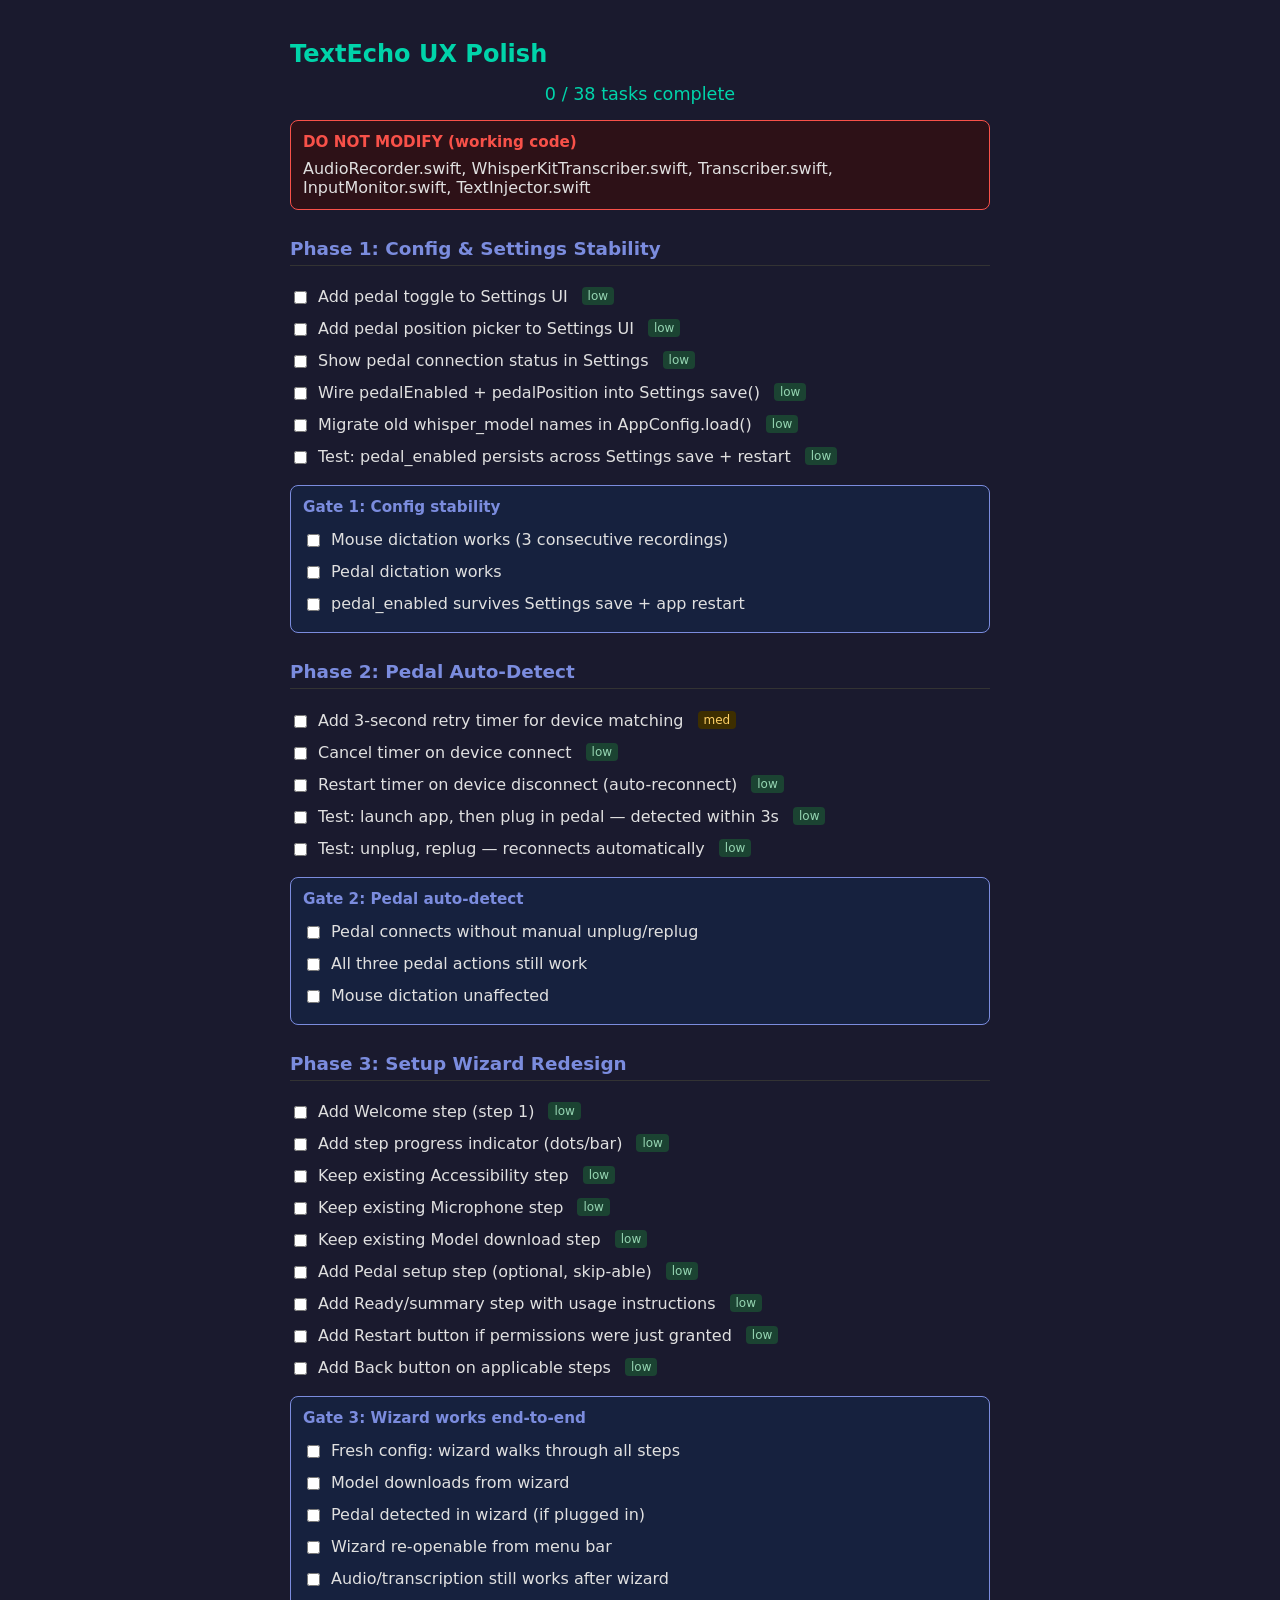
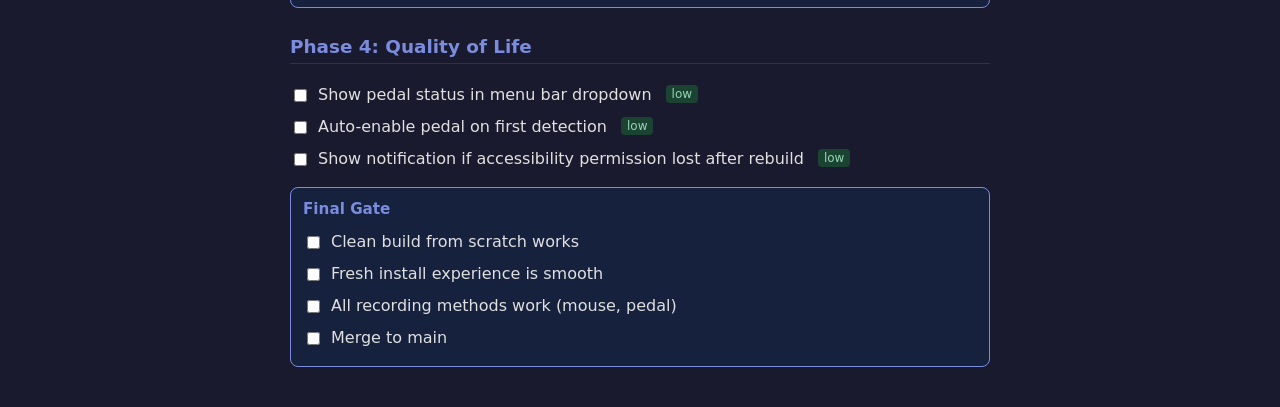
<file: plans/ux-polish-checklist.html>
<!DOCTYPE html>
<html lang="en">
<head>
<meta charset="UTF-8">
<meta name="viewport" content="width=device-width, initial-scale=1.0">
<title>TextEcho UX Polish Checklist</title>
<style>
  body { font-family: -apple-system, system-ui, sans-serif; max-width: 700px; margin: 40px auto; padding: 0 20px; background: #1a1a2e; color: #e0e0e0; }
  h1 { color: #00d4aa; font-size: 1.5em; }
  h2 { color: #7b8cde; font-size: 1.15em; margin-top: 28px; border-bottom: 1px solid #333; padding-bottom: 6px; }
  .phase { margin-bottom: 24px; }
  .task { display: flex; align-items: flex-start; gap: 8px; padding: 6px 0; }
  .task input[type="checkbox"] { margin-top: 4px; accent-color: #00d4aa; }
  .task label { cursor: pointer; }
  .task label.done { text-decoration: line-through; opacity: 0.5; }
  .risk { font-size: 0.75em; padding: 2px 6px; border-radius: 4px; margin-left: 6px; }
  .risk-low { background: #1b4332; color: #95d5b2; }
  .risk-med { background: #3d2e00; color: #ffd166; }
  .gate { background: #16213e; border: 1px solid #7b8cde; border-radius: 8px; padding: 12px; margin: 12px 0; }
  .gate h3 { margin: 0 0 8px; color: #7b8cde; font-size: 0.95em; }
  .protected { background: #2d1117; border: 1px solid #f85149; border-radius: 8px; padding: 12px; margin: 16px 0; }
  .protected h3 { margin: 0 0 8px; color: #f85149; font-size: 0.95em; }
  .progress { text-align: center; color: #00d4aa; font-size: 1.1em; margin: 16px 0; }
  small { color: #888; }
</style>
<script>
  function toggle(cb) {
    const label = cb.parentElement.querySelector('label');
    label.classList.toggle('done', cb.checked);
    save();
    updateProgress();
  }
  function save() {
    const checks = {};
    document.querySelectorAll('input[type=checkbox]').forEach(cb => { checks[cb.id] = cb.checked; });
    localStorage.setItem('textecho-ux-polish', JSON.stringify(checks));
  }
  function load() {
    try {
      const checks = JSON.parse(localStorage.getItem('textecho-ux-polish') || '{}');
      Object.entries(checks).forEach(([id, val]) => {
        const cb = document.getElementById(id);
        if (cb) { cb.checked = val; const label = cb.parentElement.querySelector('label'); label.classList.toggle('done', val); }
      });
    } catch(e) {}
    updateProgress();
  }
  function updateProgress() {
    const all = document.querySelectorAll('input[type=checkbox]');
    const done = [...all].filter(cb => cb.checked).length;
    document.getElementById('progress').textContent = done + ' / ' + all.length + ' tasks complete';
  }
  window.onload = load;
</script>
</head>
<body>
<h1>TextEcho UX Polish</h1>
<div class="progress" id="progress">0 / 0 tasks complete</div>

<div class="protected">
  <h3>DO NOT MODIFY (working code)</h3>
  AudioRecorder.swift, WhisperKitTranscriber.swift, Transcriber.swift, InputMonitor.swift, TextInjector.swift
</div>

<div class="phase">
  <h2>Phase 1: Config & Settings Stability</h2>

  <div class="task"><input type="checkbox" id="p1-1" onchange="toggle(this)"><label for="p1-1">Add pedal toggle to Settings UI</label><span class="risk risk-low">low</span></div>
  <div class="task"><input type="checkbox" id="p1-2" onchange="toggle(this)"><label for="p1-2">Add pedal position picker to Settings UI</label><span class="risk risk-low">low</span></div>
  <div class="task"><input type="checkbox" id="p1-3" onchange="toggle(this)"><label for="p1-3">Show pedal connection status in Settings</label><span class="risk risk-low">low</span></div>
  <div class="task"><input type="checkbox" id="p1-4" onchange="toggle(this)"><label for="p1-4">Wire pedalEnabled + pedalPosition into Settings save()</label><span class="risk risk-low">low</span></div>
  <div class="task"><input type="checkbox" id="p1-5" onchange="toggle(this)"><label for="p1-5">Migrate old whisper_model names in AppConfig.load()</label><span class="risk risk-low">low</span></div>
  <div class="task"><input type="checkbox" id="p1-6" onchange="toggle(this)"><label for="p1-6">Test: pedal_enabled persists across Settings save + restart</label><span class="risk risk-low">low</span></div>

  <div class="gate">
    <h3>Gate 1: Config stability</h3>
    <div class="task"><input type="checkbox" id="g1-1" onchange="toggle(this)"><label for="g1-1">Mouse dictation works (3 consecutive recordings)</label></div>
    <div class="task"><input type="checkbox" id="g1-2" onchange="toggle(this)"><label for="g1-2">Pedal dictation works</label></div>
    <div class="task"><input type="checkbox" id="g1-3" onchange="toggle(this)"><label for="g1-3">pedal_enabled survives Settings save + app restart</label></div>
  </div>
</div>

<div class="phase">
  <h2>Phase 2: Pedal Auto-Detect</h2>

  <div class="task"><input type="checkbox" id="p2-1" onchange="toggle(this)"><label for="p2-1">Add 3-second retry timer for device matching</label><span class="risk risk-med">med</span></div>
  <div class="task"><input type="checkbox" id="p2-2" onchange="toggle(this)"><label for="p2-2">Cancel timer on device connect</label><span class="risk risk-low">low</span></div>
  <div class="task"><input type="checkbox" id="p2-3" onchange="toggle(this)"><label for="p2-3">Restart timer on device disconnect (auto-reconnect)</label><span class="risk risk-low">low</span></div>
  <div class="task"><input type="checkbox" id="p2-4" onchange="toggle(this)"><label for="p2-4">Test: launch app, then plug in pedal — detected within 3s</label><span class="risk risk-low">low</span></div>
  <div class="task"><input type="checkbox" id="p2-5" onchange="toggle(this)"><label for="p2-5">Test: unplug, replug — reconnects automatically</label><span class="risk risk-low">low</span></div>

  <div class="gate">
    <h3>Gate 2: Pedal auto-detect</h3>
    <div class="task"><input type="checkbox" id="g2-1" onchange="toggle(this)"><label for="g2-1">Pedal connects without manual unplug/replug</label></div>
    <div class="task"><input type="checkbox" id="g2-2" onchange="toggle(this)"><label for="g2-2">All three pedal actions still work</label></div>
    <div class="task"><input type="checkbox" id="g2-3" onchange="toggle(this)"><label for="g2-3">Mouse dictation unaffected</label></div>
  </div>
</div>

<div class="phase">
  <h2>Phase 3: Setup Wizard Redesign</h2>

  <div class="task"><input type="checkbox" id="p3-1" onchange="toggle(this)"><label for="p3-1">Add Welcome step (step 1)</label><span class="risk risk-low">low</span></div>
  <div class="task"><input type="checkbox" id="p3-2" onchange="toggle(this)"><label for="p3-2">Add step progress indicator (dots/bar)</label><span class="risk risk-low">low</span></div>
  <div class="task"><input type="checkbox" id="p3-3" onchange="toggle(this)"><label for="p3-3">Keep existing Accessibility step</label><span class="risk risk-low">low</span></div>
  <div class="task"><input type="checkbox" id="p3-4" onchange="toggle(this)"><label for="p3-4">Keep existing Microphone step</label><span class="risk risk-low">low</span></div>
  <div class="task"><input type="checkbox" id="p3-5" onchange="toggle(this)"><label for="p3-5">Keep existing Model download step</label><span class="risk risk-low">low</span></div>
  <div class="task"><input type="checkbox" id="p3-6" onchange="toggle(this)"><label for="p3-6">Add Pedal setup step (optional, skip-able)</label><span class="risk risk-low">low</span></div>
  <div class="task"><input type="checkbox" id="p3-7" onchange="toggle(this)"><label for="p3-7">Add Ready/summary step with usage instructions</label><span class="risk risk-low">low</span></div>
  <div class="task"><input type="checkbox" id="p3-8" onchange="toggle(this)"><label for="p3-8">Add Restart button if permissions were just granted</label><span class="risk risk-low">low</span></div>
  <div class="task"><input type="checkbox" id="p3-9" onchange="toggle(this)"><label for="p3-9">Add Back button on applicable steps</label><span class="risk risk-low">low</span></div>

  <div class="gate">
    <h3>Gate 3: Wizard works end-to-end</h3>
    <div class="task"><input type="checkbox" id="g3-1" onchange="toggle(this)"><label for="g3-1">Fresh config: wizard walks through all steps</label></div>
    <div class="task"><input type="checkbox" id="g3-2" onchange="toggle(this)"><label for="g3-2">Model downloads from wizard</label></div>
    <div class="task"><input type="checkbox" id="g3-3" onchange="toggle(this)"><label for="g3-3">Pedal detected in wizard (if plugged in)</label></div>
    <div class="task"><input type="checkbox" id="g3-4" onchange="toggle(this)"><label for="g3-4">Wizard re-openable from menu bar</label></div>
    <div class="task"><input type="checkbox" id="g3-5" onchange="toggle(this)"><label for="g3-5">Audio/transcription still works after wizard</label></div>
  </div>
</div>

<div class="phase">
  <h2>Phase 4: Quality of Life</h2>

  <div class="task"><input type="checkbox" id="p4-1" onchange="toggle(this)"><label for="p4-1">Show pedal status in menu bar dropdown</label><span class="risk risk-low">low</span></div>
  <div class="task"><input type="checkbox" id="p4-2" onchange="toggle(this)"><label for="p4-2">Auto-enable pedal on first detection</label><span class="risk risk-low">low</span></div>
  <div class="task"><input type="checkbox" id="p4-3" onchange="toggle(this)"><label for="p4-3">Show notification if accessibility permission lost after rebuild</label><span class="risk risk-low">low</span></div>

  <div class="gate">
    <h3>Final Gate</h3>
    <div class="task"><input type="checkbox" id="gf-1" onchange="toggle(this)"><label for="gf-1">Clean build from scratch works</label></div>
    <div class="task"><input type="checkbox" id="gf-2" onchange="toggle(this)"><label for="gf-2">Fresh install experience is smooth</label></div>
    <div class="task"><input type="checkbox" id="gf-3" onchange="toggle(this)"><label for="gf-3">All recording methods work (mouse, pedal)</label></div>
    <div class="task"><input type="checkbox" id="gf-4" onchange="toggle(this)"><label for="gf-4">Merge to main</label></div>
  </div>
</div>

</body>
</html>
</file>
